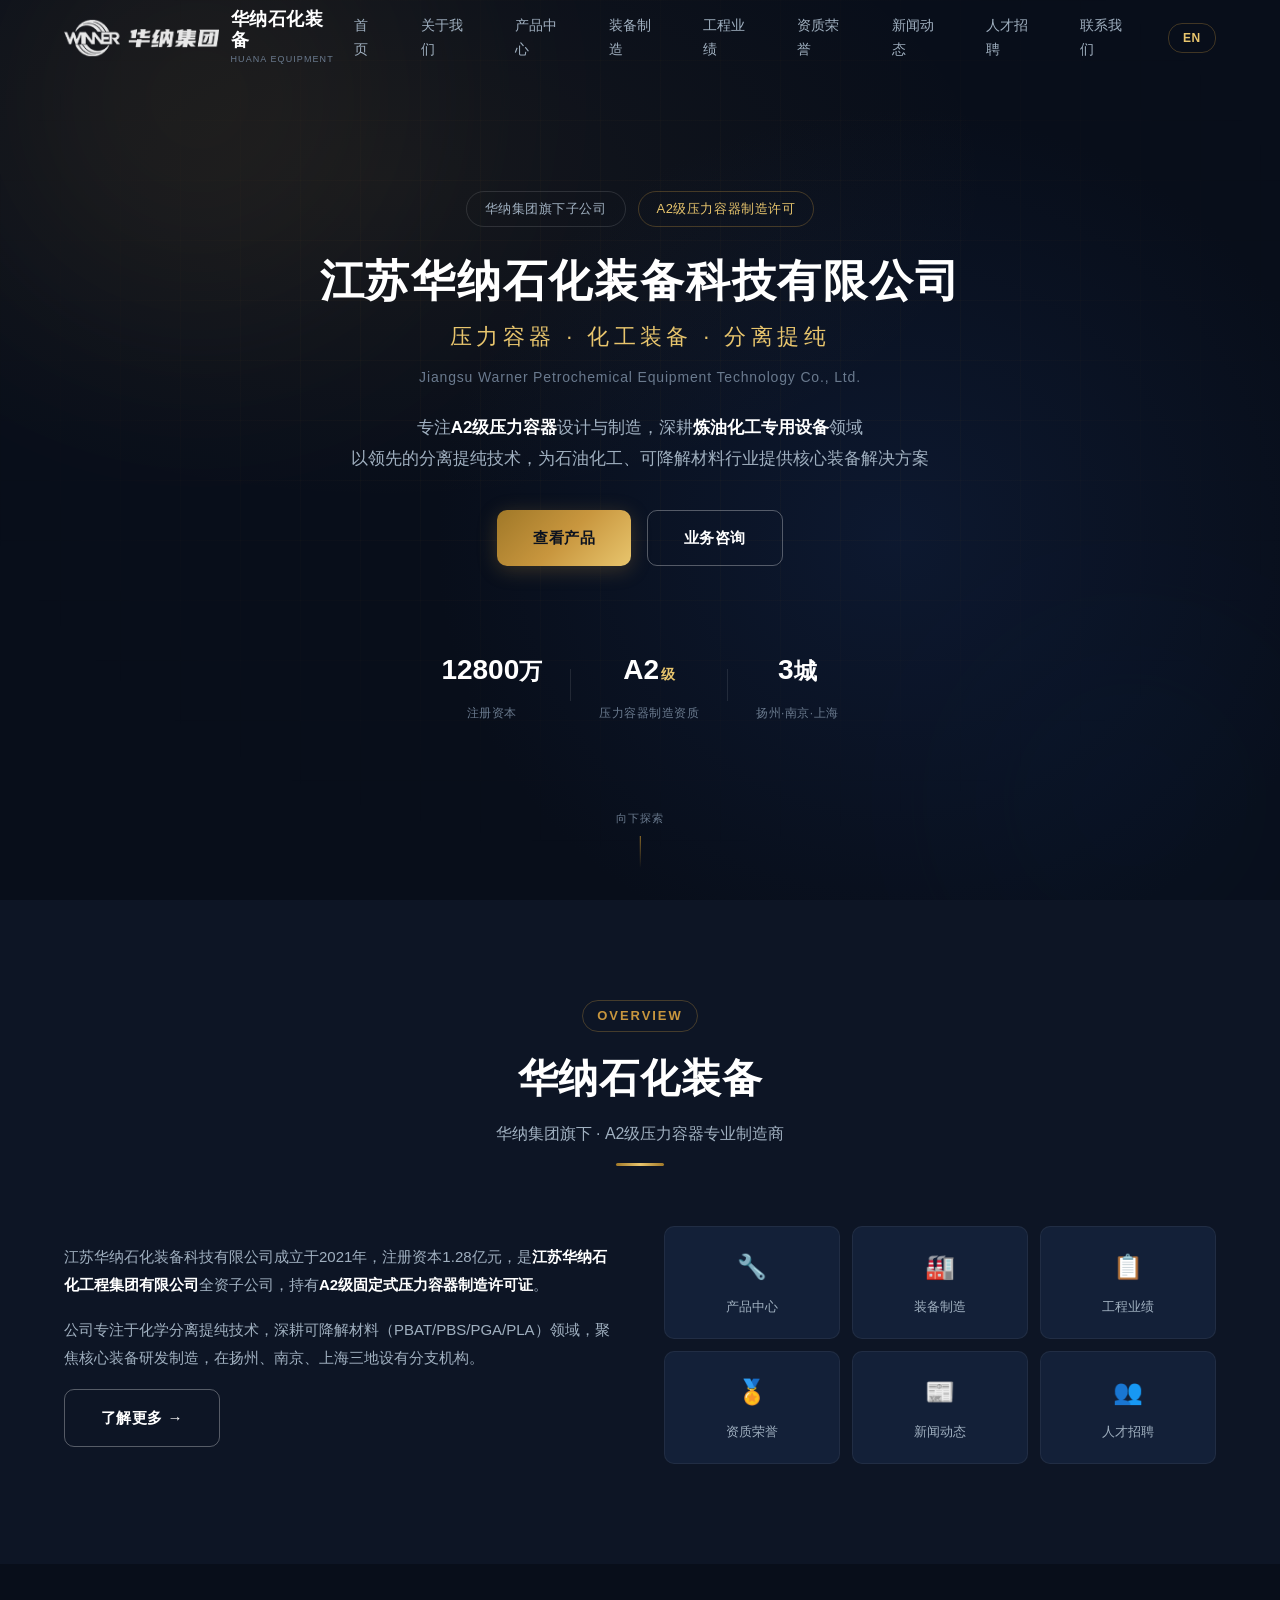
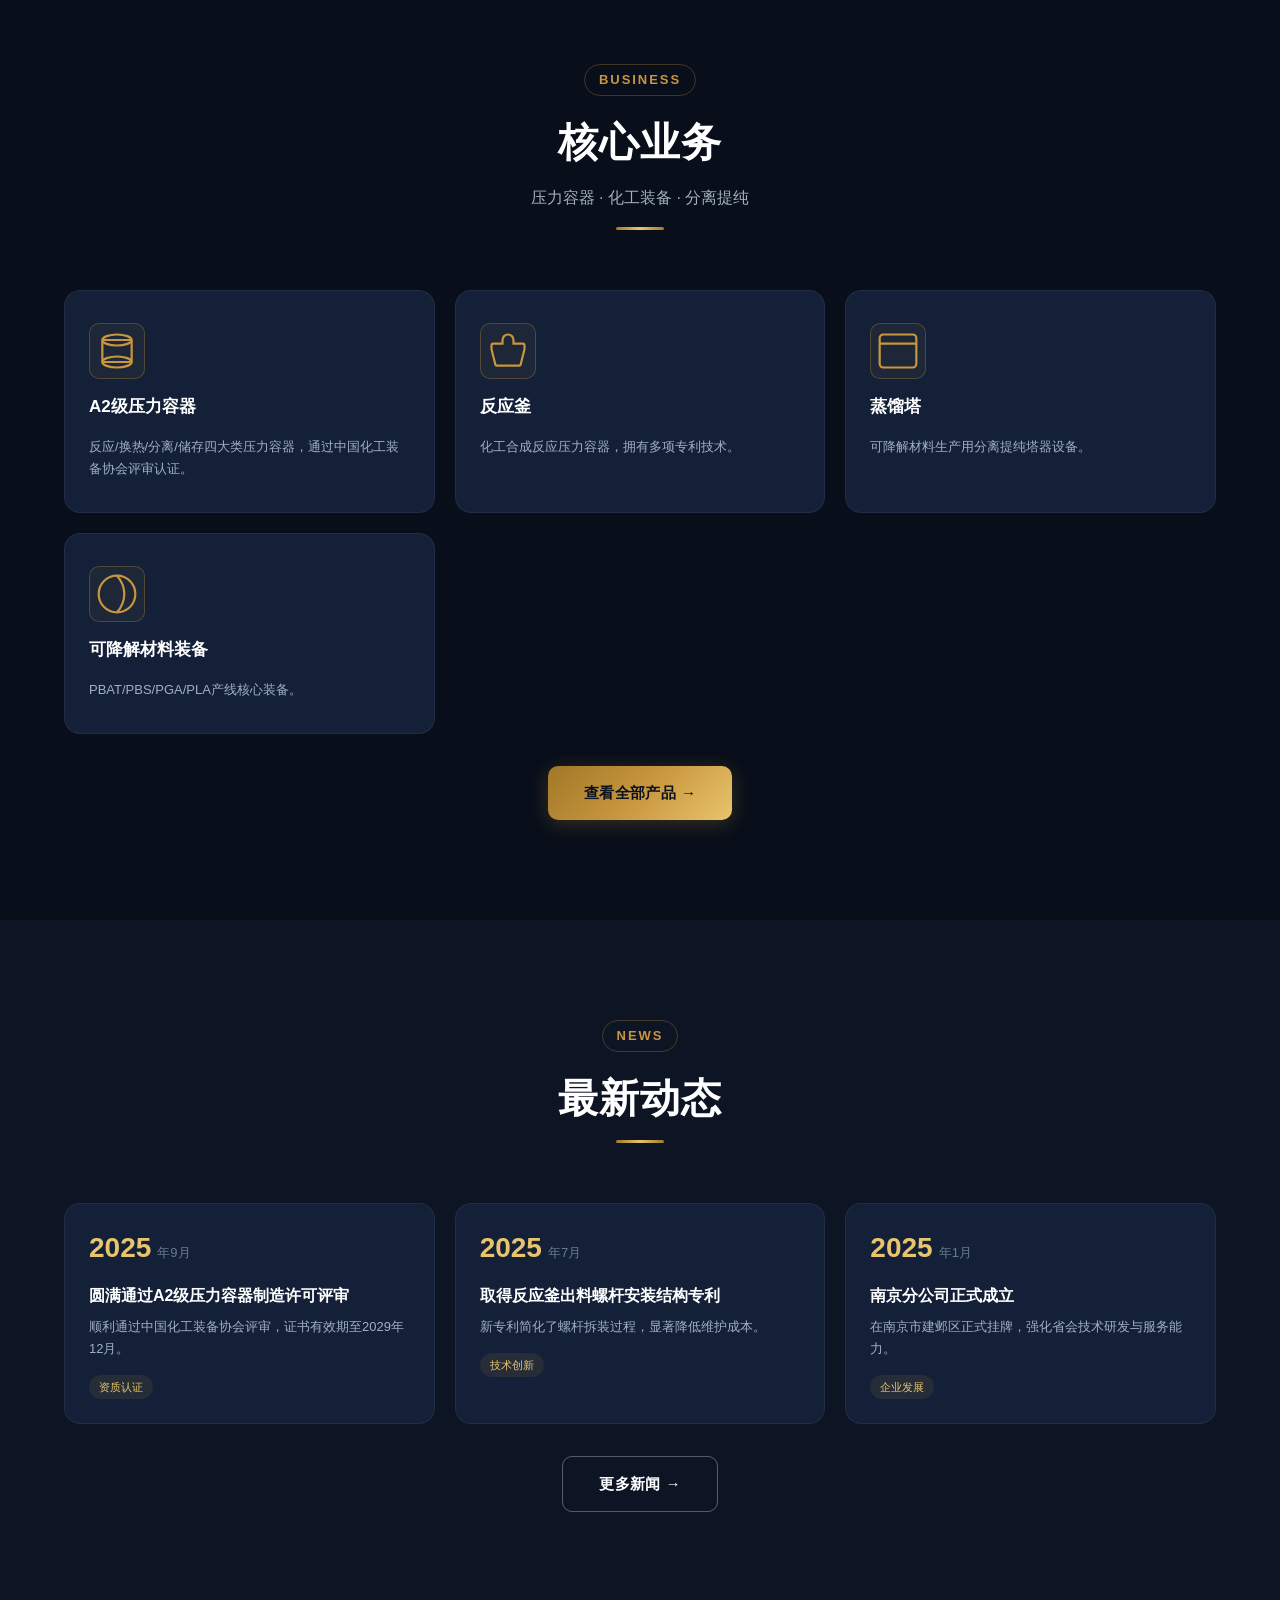
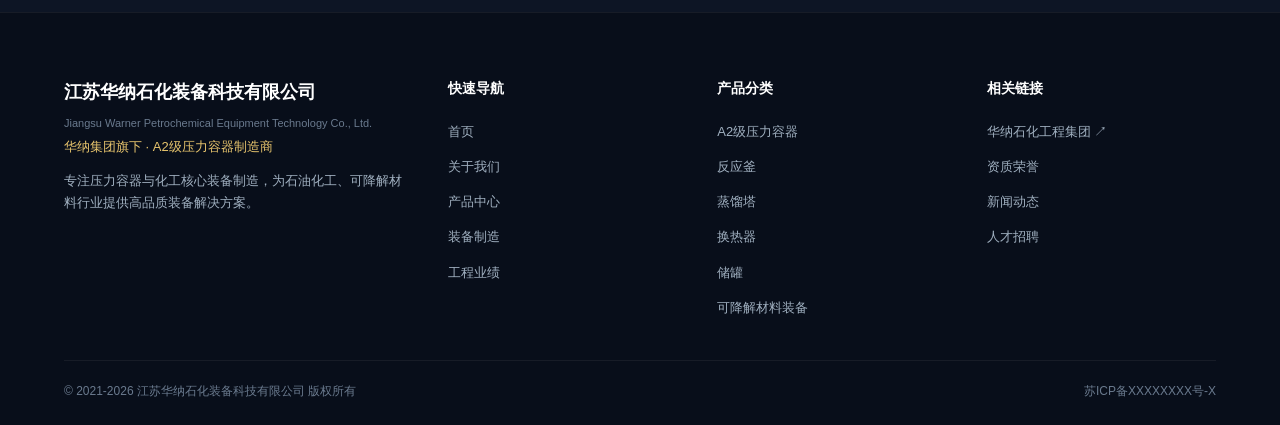
<file: index.html>
<!DOCTYPE html>
<html lang="zh-CN">
<head>
    <meta charset="UTF-8">
    <meta name="viewport" content="width=device-width, initial-scale=1.0">
    <title>江苏华纳石化装备科技有限公司 | A2级压力容器制造商 · 化工分离提纯装备专家</title>
    <meta name="description" content="江苏华纳石化装备科技有限公司是华纳集团旗下A2级压力容器制造企业，专注炼油化工压力容器、反应釜、蒸馏塔、换热器、储罐等特种设备的设计制造。">
    <meta name="keywords" content="压力容器,A2压力容器,石化装备,化工设备,反应釜,蒸馏塔,换热器,储罐,压力容器制造,压力容器厂家,江苏压力容器,华纳装备,华纳石化">
    <meta name="robots" content="index, follow">
    <link rel="canonical" href="https://www.jshuana-equipment.com/">
    <meta property="og:title" content="江苏华纳石化装备科技有限公司 | A2级压力容器制造商">
    <meta property="og:description" content="华纳集团旗下A2级压力容器制造企业，专注炼油化工压力容器、反应釜、蒸馏塔等特种设备的设计与制造。">
    <meta property="og:type" content="website">
    <link rel="icon" href="images/logo-main.png">
    <link rel="stylesheet" href="css/style.css">

    <script type="application/ld+json">
    {
        "@context": "https://schema.org",
        "@type": "Organization",
        "name": "江苏华纳石化装备科技有限公司",
        "alternateName": ["华纳装备", "华纳石化装备"],
        "description": "华纳集团旗下A2级压力容器制造企业，专注炼油化工压力容器、反应釜、蒸馏塔、换热器等特种设备的设计制造。",
        "url": "https://www.jshuana-equipment.com/",
        "parentOrganization": {"@type": "Organization", "name": "江苏华纳石化工程集团有限公司", "url": "https://www.jshuana.com/"},
        "foundingDate": "2021-06-04",
        "address": {"@type": "PostalAddress", "addressLocality": "扬州市", "addressRegion": "江苏省", "streetAddress": "邗江区创富路1号创富工场5号楼", "addressCountry": "CN"},
        "contactPoint": {"@type": "ContactPoint", "email": "hngc@jshuana.com", "telephone": "15951440950", "contactType": "sales"},
        "knowsAbout": ["压力容器制造","A2级固定式压力容器","炼油化工专用设备","反应釜","蒸馏塔","换热器","化学分离提纯技术","可降解材料装备"]
    }
    </script>
</head>
<body>
    <div id="global-header"></div>

    <!-- ====== HERO ====== -->
    <section class="hero" id="home">
        <div class="hero-bg">
            <div class="hero-grid-overlay"></div>
            <div class="hero-glow hero-glow-1"></div>
            <div class="hero-glow hero-glow-2"></div>
        </div>
        <div class="container hero-content">
            <div class="hero-badge-row">
                <span class="hero-badge">华纳集团旗下子公司</span>
                <span class="hero-badge hero-badge-accent">A2级压力容器制造许可</span>
            </div>
            <h1 class="hero-title">
                <span class="hero-title-line1">江苏华纳石化装备科技有限公司</span>
                <span class="hero-title-line2">压力容器 · 化工装备 · 分离提纯</span>
                <span class="hero-title-line3">Jiangsu Warner Petrochemical Equipment Technology Co., Ltd.</span>
            </h1>
            <p class="hero-desc">
                专注<strong>A2级压力容器</strong>设计与制造，深耕<strong>炼油化工专用设备</strong>领域<br>
                以领先的分离提纯技术，为石油化工、可降解材料行业提供核心装备解决方案
            </p>
            <div class="hero-cta">
                <a href="products.html" class="btn btn-primary">查看产品</a>
                <a href="contact.html" class="btn btn-outline">业务咨询</a>
            </div>
            <div class="hero-stats">
                <div class="hero-stat">
                    <span class="hero-stat-num">12800<small>万</small></span>
                    <span class="hero-stat-label">注册资本</span>
                </div>
                <div class="hero-stat-divider"></div>
                <div class="hero-stat">
                    <span class="hero-stat-num">A2<span class="hero-stat-cert">级</span></span>
                    <span class="hero-stat-label">压力容器制造资质</span>
                </div>
                <div class="hero-stat-divider"></div>
                <div class="hero-stat">
                    <span class="hero-stat-num">3<small>城</small></span>
                    <span class="hero-stat-label">扬州·南京·上海</span>
                </div>
            </div>
        </div>
        <div class="hero-scroll">
            <span>向下探索</span>
            <div class="hero-scroll-line"></div>
        </div>
    </section>

    <!-- ====== 公司简介摘要 ====== -->
    <section class="section section-dark" id="overview">
        <div class="container">
            <div class="section-header">
                <span class="section-tag">OVERVIEW</span>
                <h2 class="section-title">华纳石化装备</h2>
                <p class="section-subtitle">华纳集团旗下 · A2级压力容器专业制造商</p>
                <div class="section-divider"></div>
            </div>
            <div class="home-overview-grid">
                <div class="home-overview-text">
                    <p>江苏华纳石化装备科技有限公司成立于2021年，注册资本1.28亿元，是<strong>江苏华纳石化工程集团有限公司</strong>全资子公司，持有<strong>A2级固定式压力容器制造许可证</strong>。</p>
                    <p>公司专注于化学分离提纯技术，深耕可降解材料（PBAT/PBS/PGA/PLA）领域，聚焦核心装备研发制造，在扬州、南京、上海三地设有分支机构。</p>
                    <a href="about.html" class="btn btn-outline">了解更多 →</a>
                </div>
                <div class="home-overview-links">
                    <a href="products.html" class="overview-link-card">
                        <span class="overview-link-icon">🔧</span>
                        <span>产品中心</span>
                    </a>
                    <a href="equipment.html" class="overview-link-card">
                        <span class="overview-link-icon">🏭</span>
                        <span>装备制造</span>
                    </a>
                    <a href="projects.html" class="overview-link-card">
                        <span class="overview-link-icon">📋</span>
                        <span>工程业绩</span>
                    </a>
                    <a href="credentials.html" class="overview-link-card">
                        <span class="overview-link-icon">🏅</span>
                        <span>资质荣誉</span>
                    </a>
                    <a href="news.html" class="overview-link-card">
                        <span class="overview-link-icon">📰</span>
                        <span>新闻动态</span>
                    </a>
                    <a href="careers.html" class="overview-link-card">
                        <span class="overview-link-icon">👥</span>
                        <span>人才招聘</span>
                    </a>
                </div>
            </div>
        </div>
    </section>

    <!-- ====== 核心业务摘要 ====== -->
    <section class="section" id="business-brief">
        <div class="container">
            <div class="section-header">
                <span class="section-tag">BUSINESS</span>
                <h2 class="section-title">核心业务</h2>
                <p class="section-subtitle">压力容器 · 化工装备 · 分离提纯</p>
                <div class="section-divider"></div>
            </div>
            <div class="products-grid">
                <article class="product-card">
                    <div class="product-card-icon">
                        <svg width="44" height="44" viewBox="0 0 24 24" fill="none" stroke="#c8963e" stroke-width="1.2"><ellipse cx="12" cy="6" rx="8" ry="3"/><rect x="4" y="6" width="16" height="12" rx="1"/><ellipse cx="12" cy="18" rx="8" ry="3"/></svg>
                    </div>
                    <h3>A2级压力容器</h3>
                    <p>反应/换热/分离/储存四大类压力容器，通过中国化工装备协会评审认证。</p>
                </article>
                <article class="product-card">
                    <div class="product-card-icon">
                        <svg width="44" height="44" viewBox="0 0 24 24" fill="none" stroke="#c8963e" stroke-width="1.2"><path d="M12 3a3 3 0 0 0-3 3v2H4a1 1 0 0 0-1 1v2l2 8a1 1 0 0 0 1 1h12a1 1 0 0 0 1-1l2-8V9a1 1 0 0 0-1-1h-5V6a3 3 0 0 0-3-3z"/></svg>
                    </div>
                    <h3>反应釜</h3>
                    <p>化工合成反应压力容器，拥有多项专利技术。</p>
                </article>
                <article class="product-card">
                    <div class="product-card-icon">
                        <svg width="44" height="44" viewBox="0 0 24 24" fill="none" stroke="#c8963e" stroke-width="1.2"><rect x="2" y="3" width="20" height="18" rx="2"/><line x1="2" y1="8" x2="22" y2="8"/></svg>
                    </div>
                    <h3>蒸馏塔</h3>
                    <p>可降解材料生产用分离提纯塔器设备。</p>
                </article>
                <article class="product-card">
                    <div class="product-card-icon">
                        <svg width="44" height="44" viewBox="0 0 24 24" fill="none" stroke="#c8963e" stroke-width="1.2"><circle cx="12" cy="12" r="10"/><path d="M12 2a15.3 15.3 0 0 1 4 10 15.3 15.3 0 0 1-4 10"/></svg>
                    </div>
                    <h3>可降解材料装备</h3>
                    <p>PBAT/PBS/PGA/PLA产线核心装备。</p>
                </article>
            </div>
            <div style="text-align:center;margin-top:32px;">
                <a href="products.html" class="btn btn-primary">查看全部产品 →</a>
            </div>
        </div>
    </section>

    <!-- ====== 最新新闻 ====== -->
    <section class="section section-dark" id="news-brief">
        <div class="container">
            <div class="section-header">
                <span class="section-tag">NEWS</span>
                <h2 class="section-title">最新动态</h2>
                <div class="section-divider"></div>
            </div>
            <div class="news-grid">
                <article class="news-card">
                    <div class="news-card-date"><span class="news-num">2025</span><span class="news-month">年9月</span></div>
                    <div class="news-card-body">
                        <h3>圆满通过A2级压力容器制造许可评审</h3>
                        <p>顺利通过中国化工装备协会评审，证书有效期至2029年12月。</p>
                        <span class="news-tag">资质认证</span>
                    </div>
                </article>
                <article class="news-card">
                    <div class="news-card-date"><span class="news-num">2025</span><span class="news-month">年7月</span></div>
                    <div class="news-card-body">
                        <h3>取得反应釜出料螺杆安装结构专利</h3>
                        <p>新专利简化了螺杆拆装过程，显著降低维护成本。</p>
                        <span class="news-tag">技术创新</span>
                    </div>
                </article>
                <article class="news-card">
                    <div class="news-card-date"><span class="news-num">2025</span><span class="news-month">年1月</span></div>
                    <div class="news-card-body">
                        <h3>南京分公司正式成立</h3>
                        <p>在南京市建邺区正式挂牌，强化省会技术研发与服务能力。</p>
                        <span class="news-tag">企业发展</span>
                    </div>
                </article>
            </div>
            <div style="text-align:center;margin-top:32px;">
                <a href="news.html" class="btn btn-outline">更多新闻 →</a>
            </div>
        </div>
    </section>

    <div id="global-footer"></div>

    <script src="js/components.js"></script>
    <script src="js/main.js"></script>
</body>
</html>
</file>
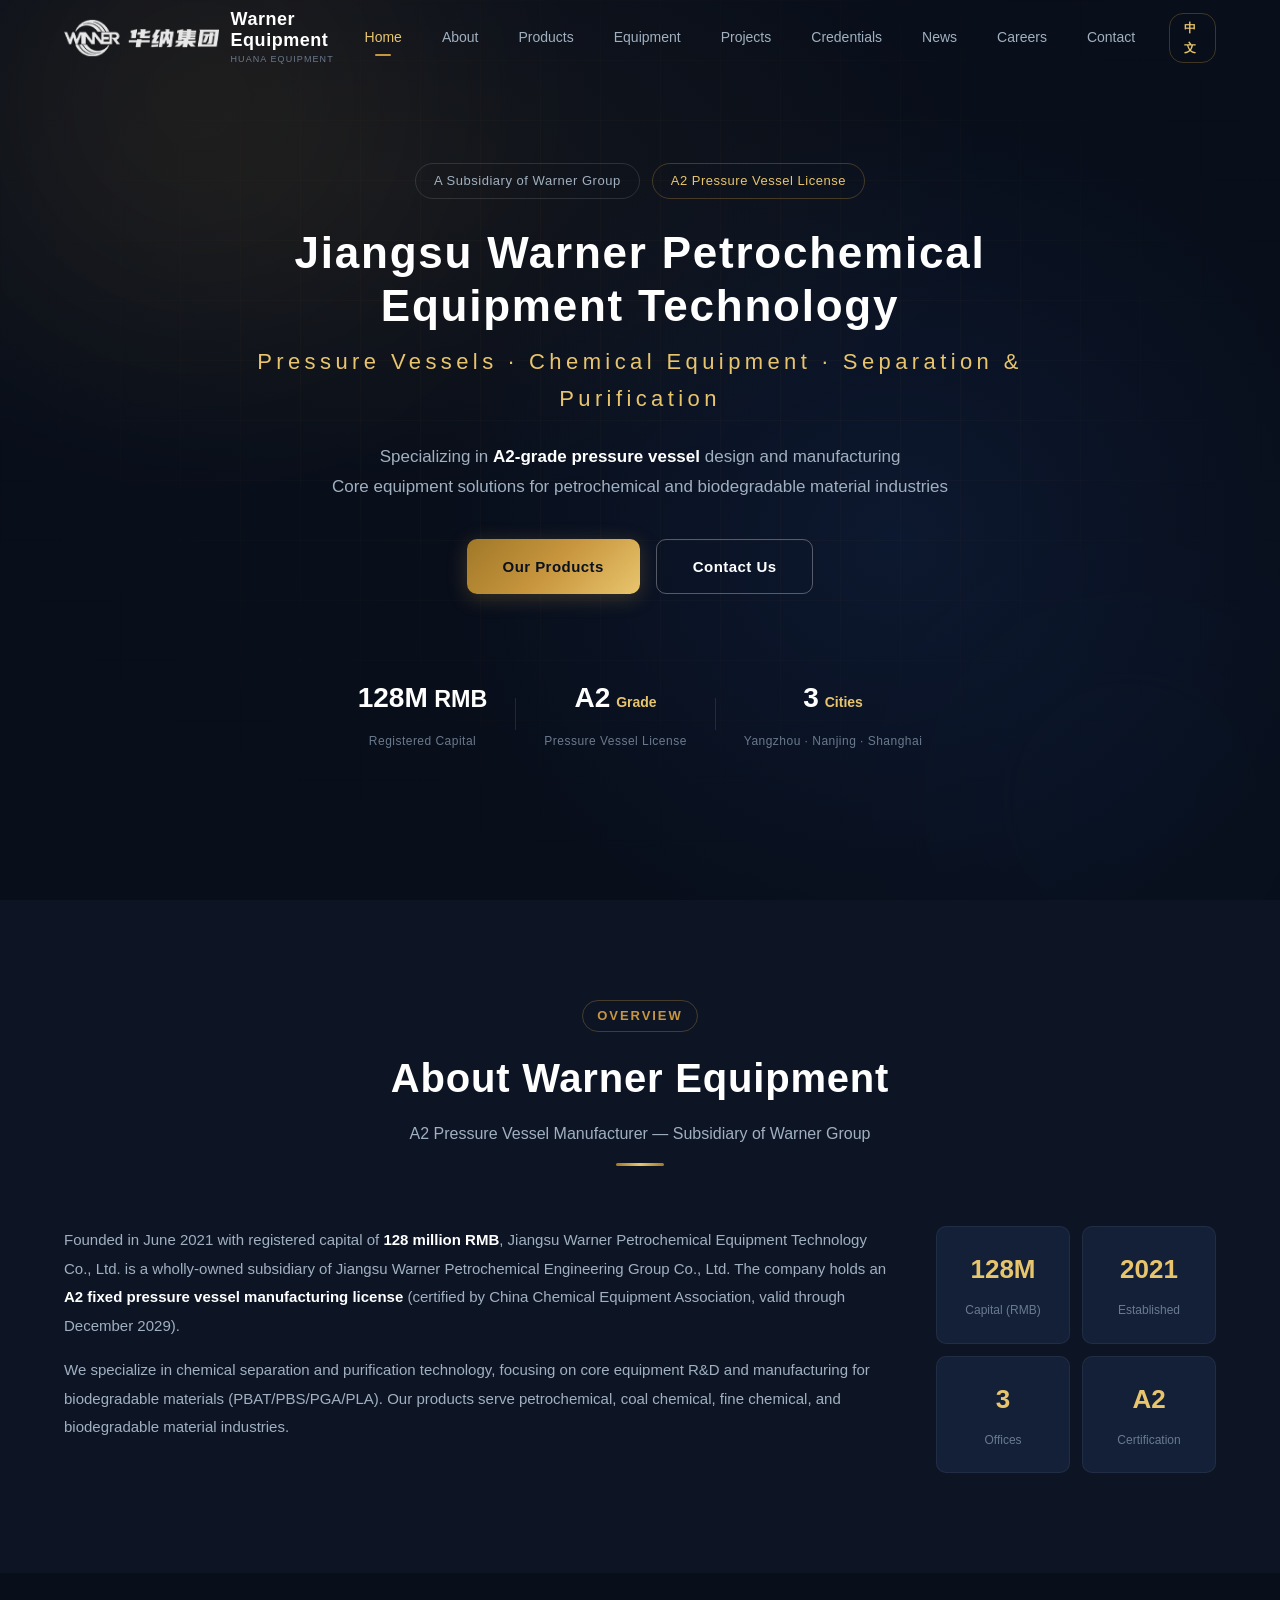
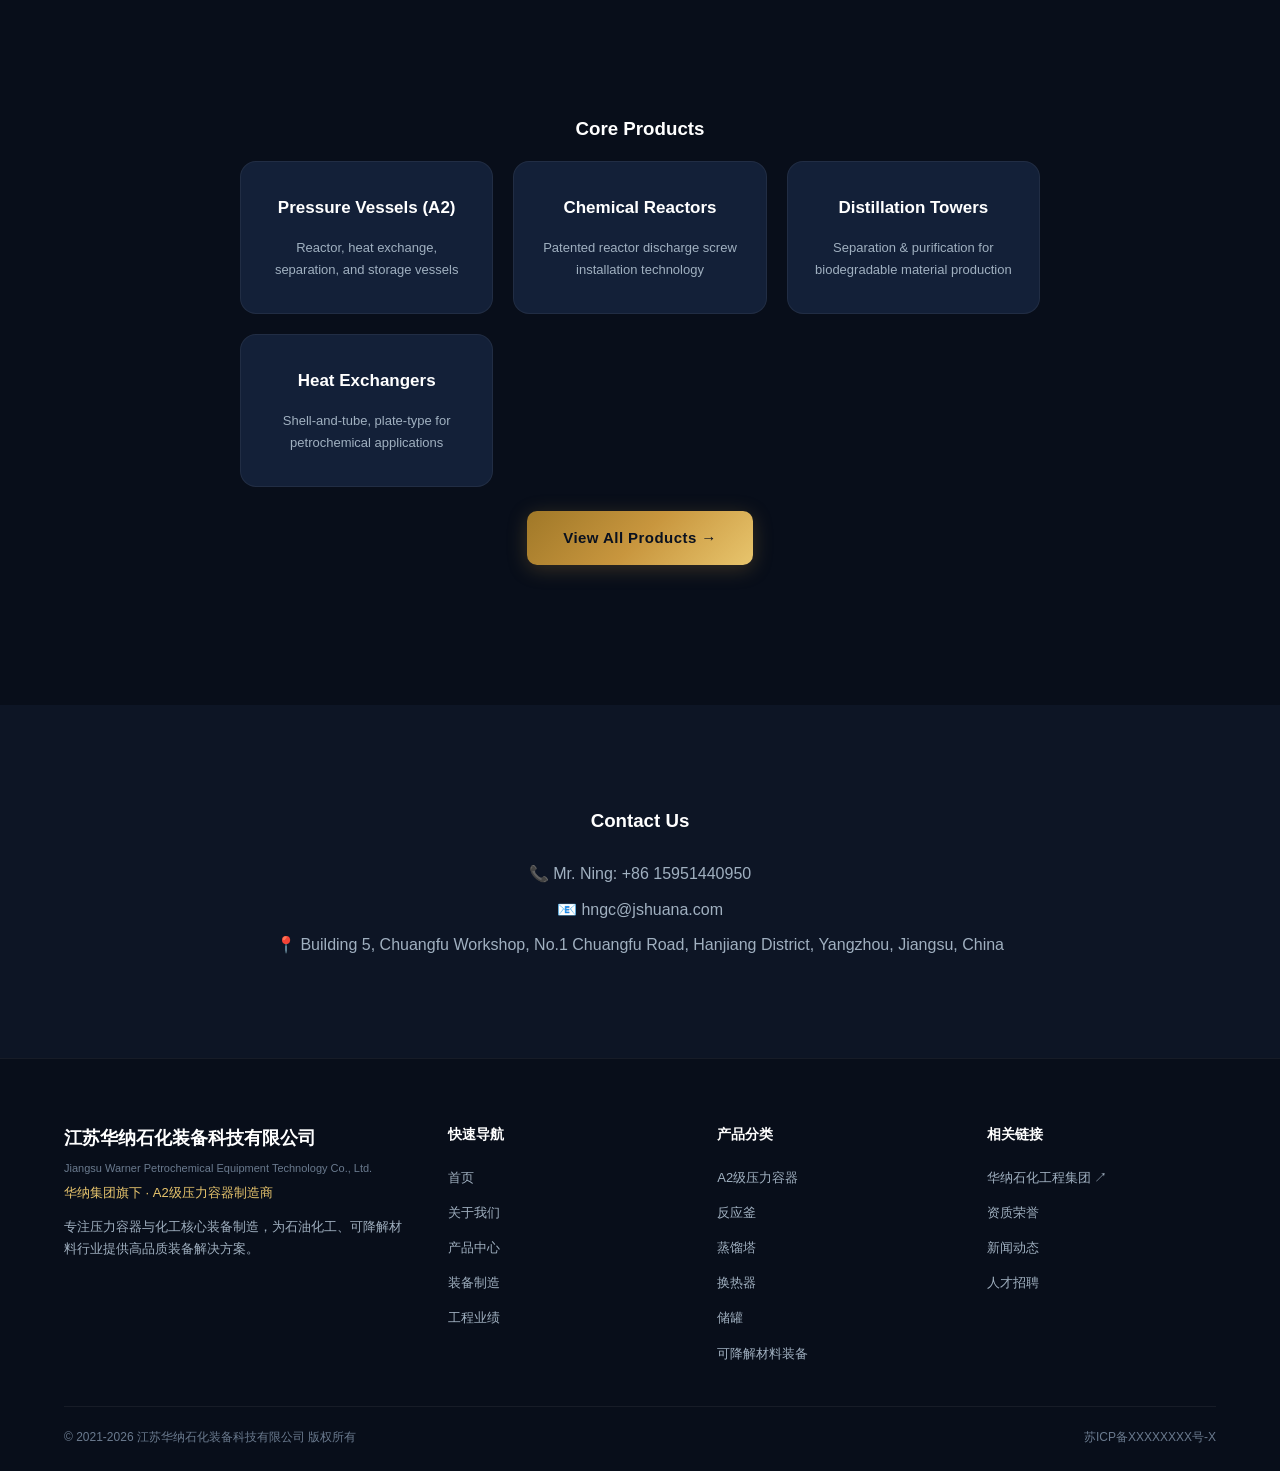
<file: en/index.html>
<!DOCTYPE html>
<html lang="en">
<head>
    <meta charset="UTF-8">
    <meta name="viewport" content="width=device-width, initial-scale=1.0">
    <title>Jiangsu Warner Petrochemical Equipment Technology Co., Ltd. | A2 Pressure Vessel Manufacturer</title>
    <meta name="description" content="Jiangsu Warner Petrochemical Equipment Technology Co., Ltd. is a subsidiary of Warner Group, specializing in A2-grade pressure vessel manufacturing, chemical separation & purification technology, and core equipment for biodegradable materials.">
    <meta name="keywords" content="pressure vessel, A2 pressure vessel, petrochemical equipment, reactor, distillation tower, heat exchanger, Warner equipment, chemical equipment manufacturer">
    <meta name="robots" content="index, follow">
    <link rel="icon" href="../images/logo-main.png">
    <link rel="stylesheet" href="../css/style.css">
</head>
<body>
    <div id="global-header"></div>

    <section class="hero" id="home">
        <div class="hero-bg">
            <div class="hero-grid-overlay"></div>
            <div class="hero-glow hero-glow-1"></div>
            <div class="hero-glow hero-glow-2"></div>
        </div>
        <div class="container hero-content">
            <div class="hero-badge-row">
                <span class="hero-badge">A Subsidiary of Warner Group</span>
                <span class="hero-badge hero-badge-accent">A2 Pressure Vessel License</span>
            </div>
            <h1 class="hero-title">
                <span class="hero-title-line1">Jiangsu Warner Petrochemical Equipment Technology</span>
                <span class="hero-title-line2">Pressure Vessels · Chemical Equipment · Separation & Purification</span>
            </h1>
            <p class="hero-desc">
                Specializing in <strong>A2-grade pressure vessel</strong> design and manufacturing<br>
                Core equipment solutions for petrochemical and biodegradable material industries
            </p>
            <div class="hero-cta">
                <a href="../products.html" class="btn btn-primary">Our Products</a>
                <a href="../contact.html" class="btn btn-outline">Contact Us</a>
            </div>
            <div class="hero-stats">
                <div class="hero-stat">
                    <span class="hero-stat-num">128M<small> RMB</small></span>
                    <span class="hero-stat-label">Registered Capital</span>
                </div>
                <div class="hero-stat-divider"></div>
                <div class="hero-stat">
                    <span class="hero-stat-num">A2<span class="hero-stat-cert"> Grade</span></span>
                    <span class="hero-stat-label">Pressure Vessel License</span>
                </div>
                <div class="hero-stat-divider"></div>
                <div class="hero-stat">
                    <span class="hero-stat-num">3<span class="hero-stat-cert"> Cities</span></span>
                    <span class="hero-stat-label">Yangzhou · Nanjing · Shanghai</span>
                </div>
            </div>
        </div>
    </section>

    <section class="section section-dark">
        <div class="container">
            <div class="section-header">
                <span class="section-tag">OVERVIEW</span>
                <h2 class="section-title">About Warner Equipment</h2>
                <p class="section-subtitle">A2 Pressure Vessel Manufacturer — Subsidiary of Warner Group</p>
                <div class="section-divider"></div>
            </div>
            <div class="about-detail-grid">
                <div class="about-detail-text">
                    <p>Founded in June 2021 with registered capital of <strong>128 million RMB</strong>, Jiangsu Warner Petrochemical Equipment Technology Co., Ltd. is a wholly-owned subsidiary of Jiangsu Warner Petrochemical Engineering Group Co., Ltd. The company holds an <strong>A2 fixed pressure vessel manufacturing license</strong> (certified by China Chemical Equipment Association, valid through December 2029).</p>
                    <p>We specialize in chemical separation and purification technology, focusing on core equipment R&D and manufacturing for biodegradable materials (PBAT/PBS/PGA/PLA). Our products serve petrochemical, coal chemical, fine chemical, and biodegradable material industries.</p>
                </div>
                <div class="about-detail-stats">
                    <div class="detail-stat"><span class="detail-stat-num">128M</span><span>Capital (RMB)</span></div>
                    <div class="detail-stat"><span class="detail-stat-num">2021</span><span>Established</span></div>
                    <div class="detail-stat"><span class="detail-stat-num">3</span><span>Offices</span></div>
                    <div class="detail-stat"><span class="detail-stat-num">A2</span><span>Certification</span></div>
                </div>
            </div>
        </div>
    </section>

    <section class="section">
        <div class="container" style="text-align:center;padding:40px 0;">
            <h3 style="color:#fff;margin-bottom:16px;">Core Products</h3>
            <div class="products-grid" style="max-width:800px;margin:0 auto;">
                <article class="product-card"><h3>Pressure Vessels (A2)</h3><p>Reactor, heat exchange, separation, and storage vessels</p></article>
                <article class="product-card"><h3>Chemical Reactors</h3><p>Patented reactor discharge screw installation technology</p></article>
                <article class="product-card"><h3>Distillation Towers</h3><p>Separation & purification for biodegradable material production</p></article>
                <article class="product-card"><h3>Heat Exchangers</h3><p>Shell-and-tube, plate-type for petrochemical applications</p></article>
            </div>
            <a href="../products.html" class="btn btn-primary" style="margin-top:24px;">View All Products →</a>
        </div>
    </section>

    <section class="section section-dark">
        <div class="container" style="text-align:center;">
            <h3 style="color:#fff;margin-bottom:24px;">Contact Us</h3>
            <p style="color:var(--text-secondary);margin-bottom:8px;">📞 Mr. Ning: +86 15951440950</p>
            <p style="color:var(--text-secondary);margin-bottom:8px;">📧 hngc@jshuana.com</p>
            <p style="color:var(--text-secondary);">📍 Building 5, Chuangfu Workshop, No.1 Chuangfu Road, Hanjiang District, Yangzhou, Jiangsu, China</p>
        </div>
    </section>

    <div id="global-footer"></div>
    <script>
        window.__EN_PATH__ = true;
    </script>
    <script src="../js/components.js"></script>
</body>
</html>
</file>
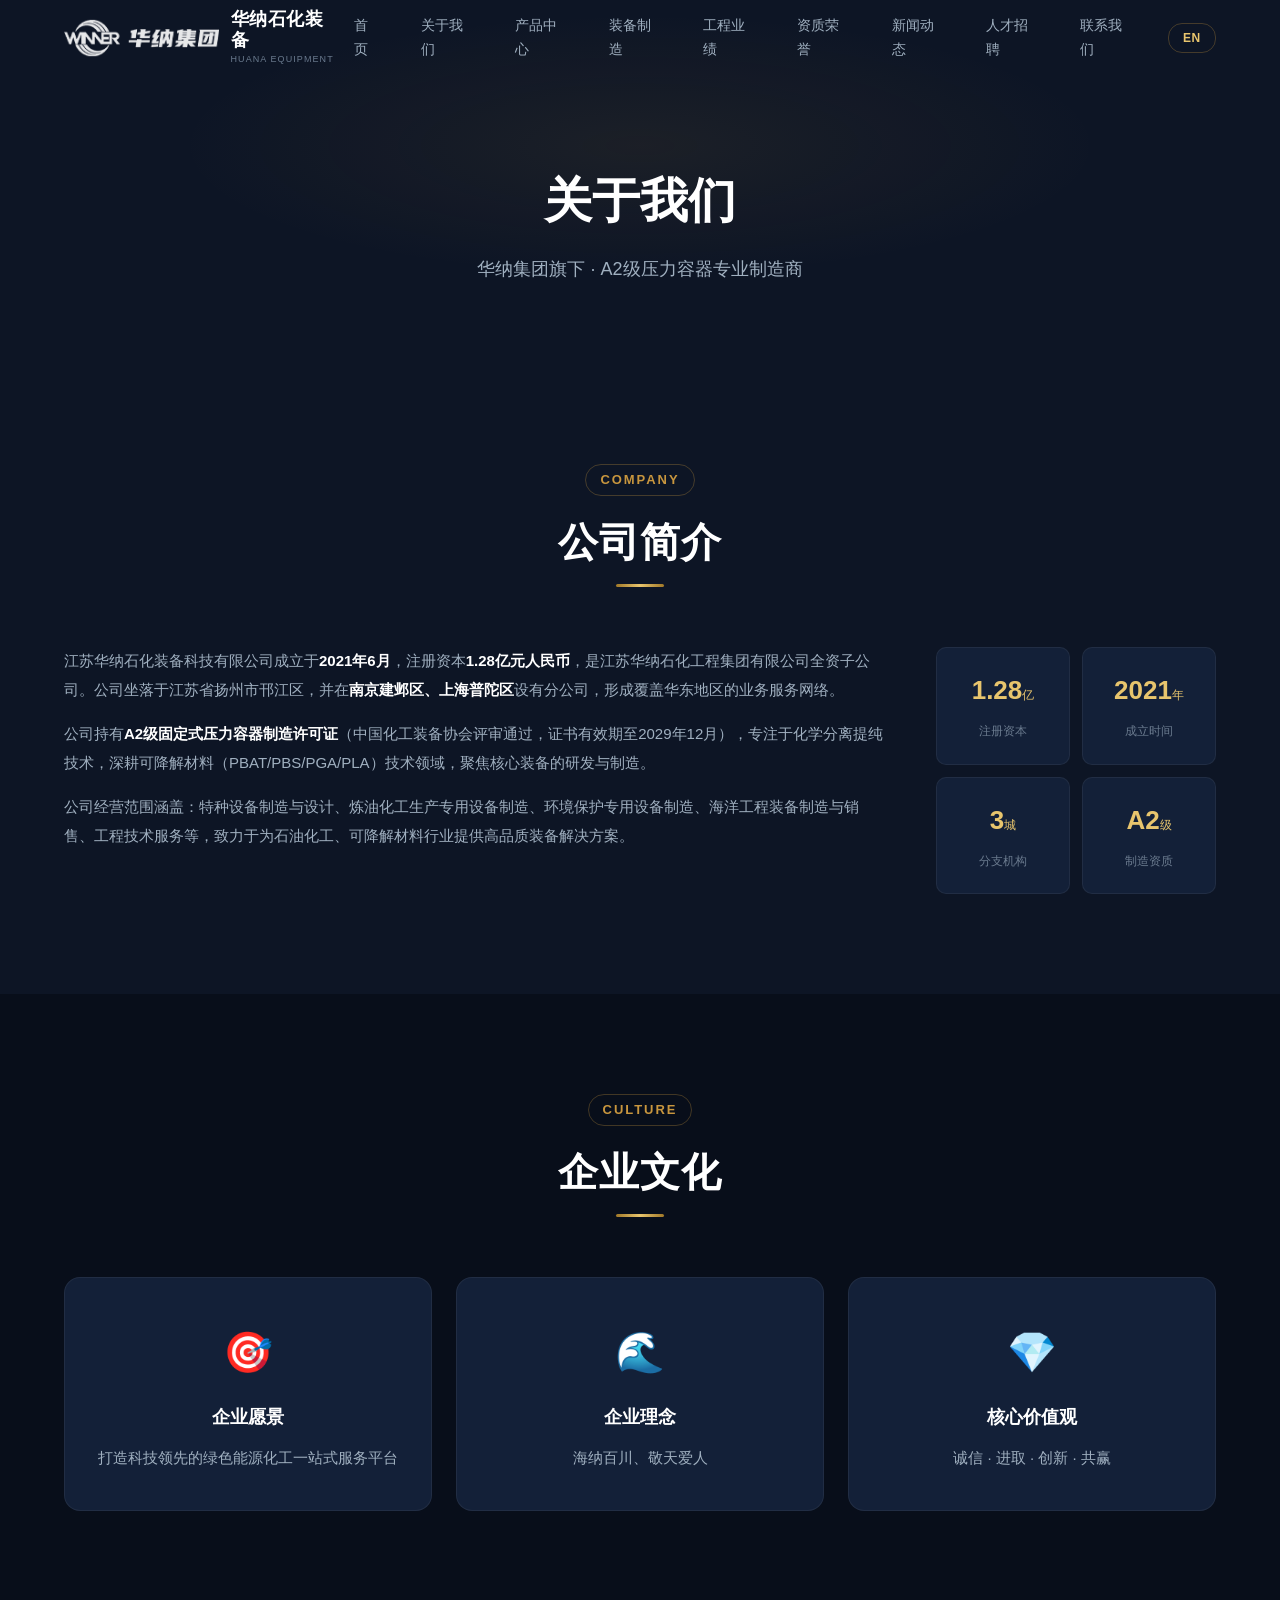
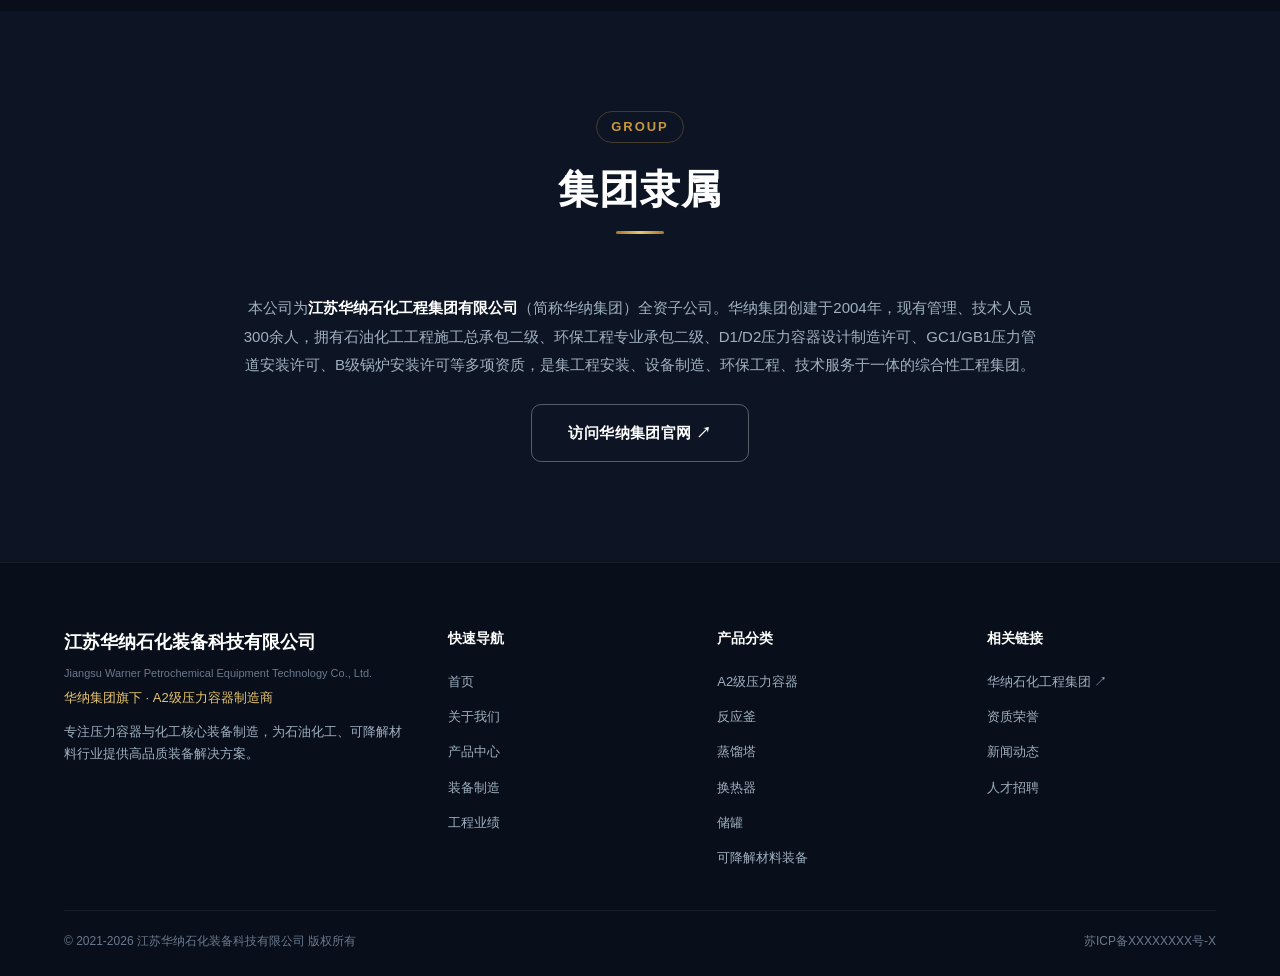
<file: about.html>
<!DOCTYPE html>
<html lang="zh-CN">
<head>
    <meta charset="UTF-8">
    <meta name="viewport" content="width=device-width, initial-scale=1.0">
    <title>关于我们 - 江苏华纳石化装备科技有限公司</title>
    <meta name="description" content="江苏华纳石化装备科技有限公司成立于2021年，注册资本1.28亿元，华纳集团旗下A2级压力容器制造企业。了解公司简介、企业文化、发展历程。">
    <meta name="robots" content="index, follow">
    <link rel="icon" href="images/logo-main.png">
    <link rel="stylesheet" href="css/style.css">
</head>
<body>
    <div id="global-header"></div>

    <!-- ====== 页面Banner ====== -->
    <section class="page-banner">
        <div class="page-banner-bg"></div>
        <div class="container page-banner-content">
            <h1>关于我们</h1>
            <p>华纳集团旗下 · A2级压力容器专业制造商</p>
        </div>
    </section>

    <!-- ====== 公司简介 ====== -->
    <section class="section section-dark">
        <div class="container">
            <div class="section-header">
                <span class="section-tag">COMPANY</span>
                <h2 class="section-title">公司简介</h2>
                <div class="section-divider"></div>
            </div>
            <div class="about-detail-grid">
                <div class="about-detail-text">
                    <p>江苏华纳石化装备科技有限公司成立于<strong>2021年6月</strong>，注册资本<strong>1.28亿元人民币</strong>，是江苏华纳石化工程集团有限公司全资子公司。公司坐落于江苏省扬州市邗江区，并在<strong>南京建邺区、上海普陀区</strong>设有分公司，形成覆盖华东地区的业务服务网络。</p>
                    <p>公司持有<strong>A2级固定式压力容器制造许可证</strong>（中国化工装备协会评审通过，证书有效期至2029年12月），专注于化学分离提纯技术，深耕可降解材料（PBAT/PBS/PGA/PLA）技术领域，聚焦核心装备的研发与制造。</p>
                    <p>公司经营范围涵盖：特种设备制造与设计、炼油化工生产专用设备制造、环境保护专用设备制造、海洋工程装备制造与销售、工程技术服务等，致力于为石油化工、可降解材料行业提供高品质装备解决方案。</p>
                </div>
                <div class="about-detail-stats">
                    <div class="detail-stat"><span class="detail-stat-num">1.28<small>亿</small></span><span>注册资本</span></div>
                    <div class="detail-stat"><span class="detail-stat-num">2021<small>年</small></span><span>成立时间</span></div>
                    <div class="detail-stat"><span class="detail-stat-num">3<small>城</small></span><span>分支机构</span></div>
                    <div class="detail-stat"><span class="detail-stat-num">A2<small>级</small></span><span>制造资质</span></div>
                </div>
            </div>
        </div>
    </section>

    <!-- ====== 企业文化 ====== -->
    <section class="section">
        <div class="container">
            <div class="section-header">
                <span class="section-tag">CULTURE</span>
                <h2 class="section-title">企业文化</h2>
                <div class="section-divider"></div>
            </div>
            <div class="culture-grid">
                <div class="culture-card">
                    <div class="culture-icon">🎯</div>
                    <h3>企业愿景</h3>
                    <p>打造科技领先的绿色能源化工一站式服务平台</p>
                </div>
                <div class="culture-card">
                    <div class="culture-icon">🌊</div>
                    <h3>企业理念</h3>
                    <p>海纳百川、敬天爱人</p>
                </div>
                <div class="culture-card">
                    <div class="culture-icon">💎</div>
                    <h3>核心价值观</h3>
                    <p>诚信 · 进取 · 创新 · 共赢</p>
                </div>
            </div>
        </div>
    </section>

    <!-- ====== 集团隶属 ====== -->
    <section class="section section-dark">
        <div class="container">
            <div class="section-header">
                <span class="section-tag">GROUP</span>
                <h2 class="section-title">集团隶属</h2>
                <div class="section-divider"></div>
            </div>
            <div class="group-info">
                <p>本公司为<strong>江苏华纳石化工程集团有限公司</strong>（简称华纳集团）全资子公司。华纳集团创建于2004年，现有管理、技术人员300余人，拥有石油化工工程施工总承包二级、环保工程专业承包二级、D1/D2压力容器设计制造许可、GC1/GB1压力管道安装许可、B级锅炉安装许可等多项资质，是集工程安装、设备制造、环保工程、技术服务于一体的综合性工程集团。</p>
                <div class="group-link">
                    <a href="https://www.jshuana.com" target="_blank" rel="noopener" class="btn btn-outline">访问华纳集团官网 ↗</a>
                </div>
            </div>
        </div>
    </section>

    <div id="global-footer"></div>
    <script src="js/components.js"></script>
    <script src="js/main.js"></script>
</body>
</html>
</file>
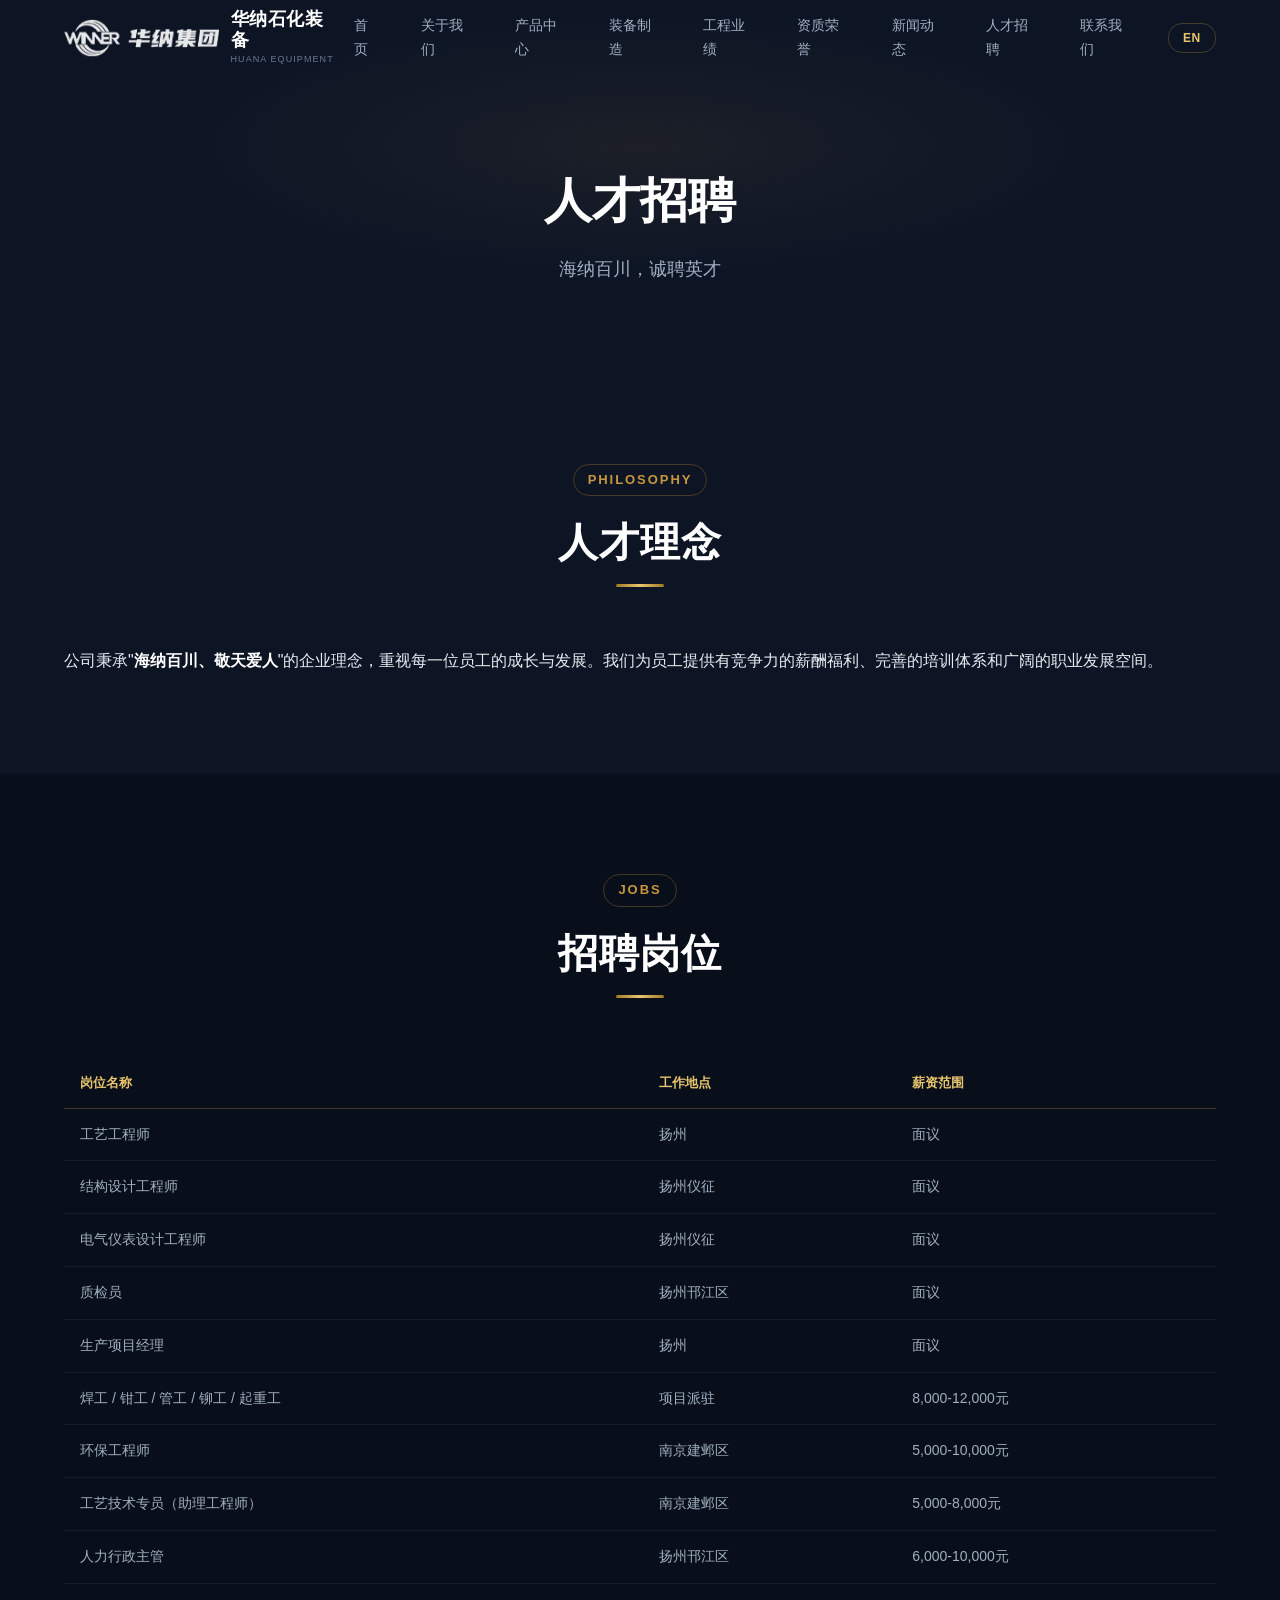
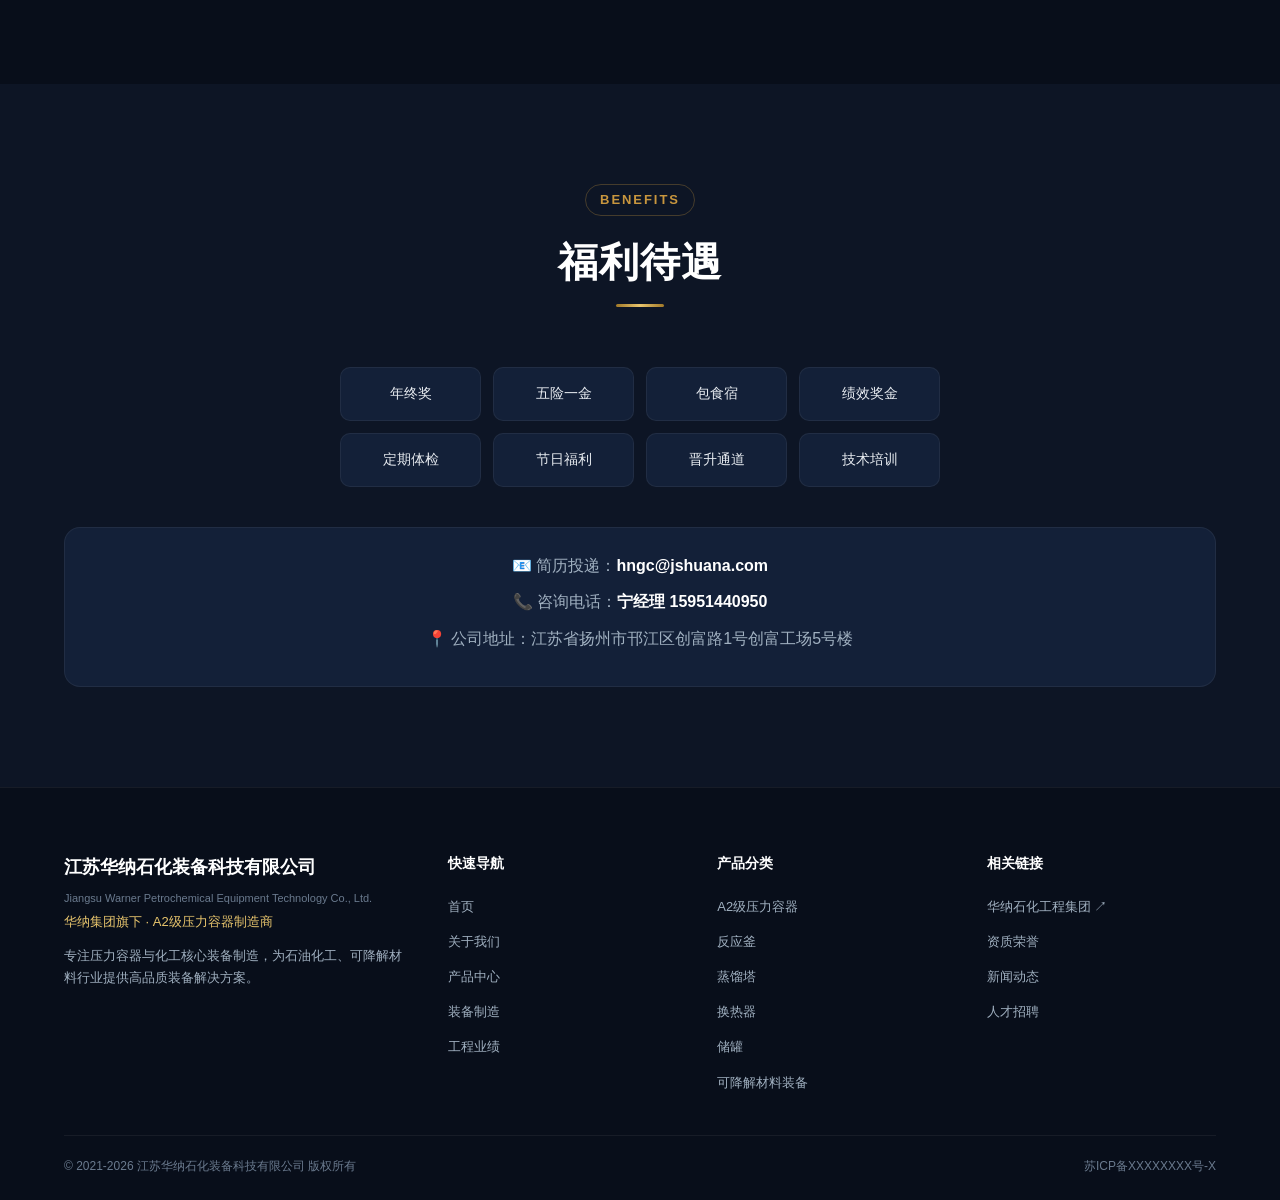
<file: careers.html>
<!DOCTYPE html>
<html lang="zh-CN">
<head>
    <meta charset="UTF-8">
    <meta name="viewport" content="width=device-width, initial-scale=1.0">
    <title>人才招聘 - 江苏华纳石化装备科技有限公司</title>
    <meta name="description" content="华纳装备诚聘英才：工艺工程师、质检员、焊工、项目经理等岗位。五险一金、年终奖、包食宿、技术培训，欢迎加入华纳石化装备科技。">
    <meta name="robots" content="index, follow">
    <link rel="icon" href="images/logo-main.png">
    <link rel="stylesheet" href="css/style.css">
</head>
<body>
    <div id="global-header"></div>

    <section class="page-banner">
        <div class="page-banner-bg"></div>
        <div class="container page-banner-content">
            <h1>人才招聘</h1>
            <p>海纳百川，诚聘英才</p>
        </div>
    </section>

    <!-- ====== 人才理念 ====== -->
    <section class="section section-dark">
        <div class="container">
            <div class="section-header">
                <span class="section-tag">PHILOSOPHY</span>
                <h2 class="section-title">人才理念</h2>
                <div class="section-divider"></div>
            </div>
            <div class="careers-intro">
                <p>公司秉承"<strong>海纳百川、敬天爱人</strong>"的企业理念，重视每一位员工的成长与发展。我们为员工提供有竞争力的薪酬福利、完善的培训体系和广阔的职业发展空间。</p>
            </div>
        </div>
    </section>

    <!-- ====== 招聘岗位 ====== -->
    <section class="section">
        <div class="container">
            <div class="section-header">
                <span class="section-tag">JOBS</span>
                <h2 class="section-title">招聘岗位</h2>
                <div class="section-divider"></div>
            </div>
            <div class="jobs-table-wrapper">
                <table class="jobs-table">
                    <thead>
                        <tr><th>岗位名称</th><th>工作地点</th><th>薪资范围</th></tr>
                    </thead>
                    <tbody>
                        <tr><td>工艺工程师</td><td>扬州</td><td>面议</td></tr>
                        <tr><td>结构设计工程师</td><td>扬州仪征</td><td>面议</td></tr>
                        <tr><td>电气仪表设计工程师</td><td>扬州仪征</td><td>面议</td></tr>
                        <tr><td>质检员</td><td>扬州邗江区</td><td>面议</td></tr>
                        <tr><td>生产项目经理</td><td>扬州</td><td>面议</td></tr>
                        <tr><td>焊工 / 钳工 / 管工 / 铆工 / 起重工</td><td>项目派驻</td><td>8,000-12,000元</td></tr>
                        <tr><td>环保工程师</td><td>南京建邺区</td><td>5,000-10,000元</td></tr>
                        <tr><td>工艺技术专员（助理工程师）</td><td>南京建邺区</td><td>5,000-8,000元</td></tr>
                        <tr><td>人力行政主管</td><td>扬州邗江区</td><td>6,000-10,000元</td></tr>
                    </tbody>
                </table>
            </div>
        </div>
    </section>

    <!-- ====== 福利待遇 ====== -->
    <section class="section section-dark">
        <div class="container">
            <div class="section-header">
                <span class="section-tag">BENEFITS</span>
                <h2 class="section-title">福利待遇</h2>
                <div class="section-divider"></div>
            </div>
            <div class="benefits-grid">
                <div class="benefit-item">年终奖</div>
                <div class="benefit-item">五险一金</div>
                <div class="benefit-item">包食宿</div>
                <div class="benefit-item">绩效奖金</div>
                <div class="benefit-item">定期体检</div>
                <div class="benefit-item">节日福利</div>
                <div class="benefit-item">晋升通道</div>
                <div class="benefit-item">技术培训</div>
            </div>
            <div class="careers-contact">
                <p>📧 简历投递：<strong>hngc@jshuana.com</strong></p>
                <p>📞 咨询电话：<strong>宁经理 15951440950</strong></p>
                <p>📍 公司地址：江苏省扬州市邗江区创富路1号创富工场5号楼</p>
            </div>
        </div>
    </section>

    <div id="global-footer"></div>
    <script src="js/components.js"></script>
    <script src="js/main.js"></script>
</body>
</html>
</file>
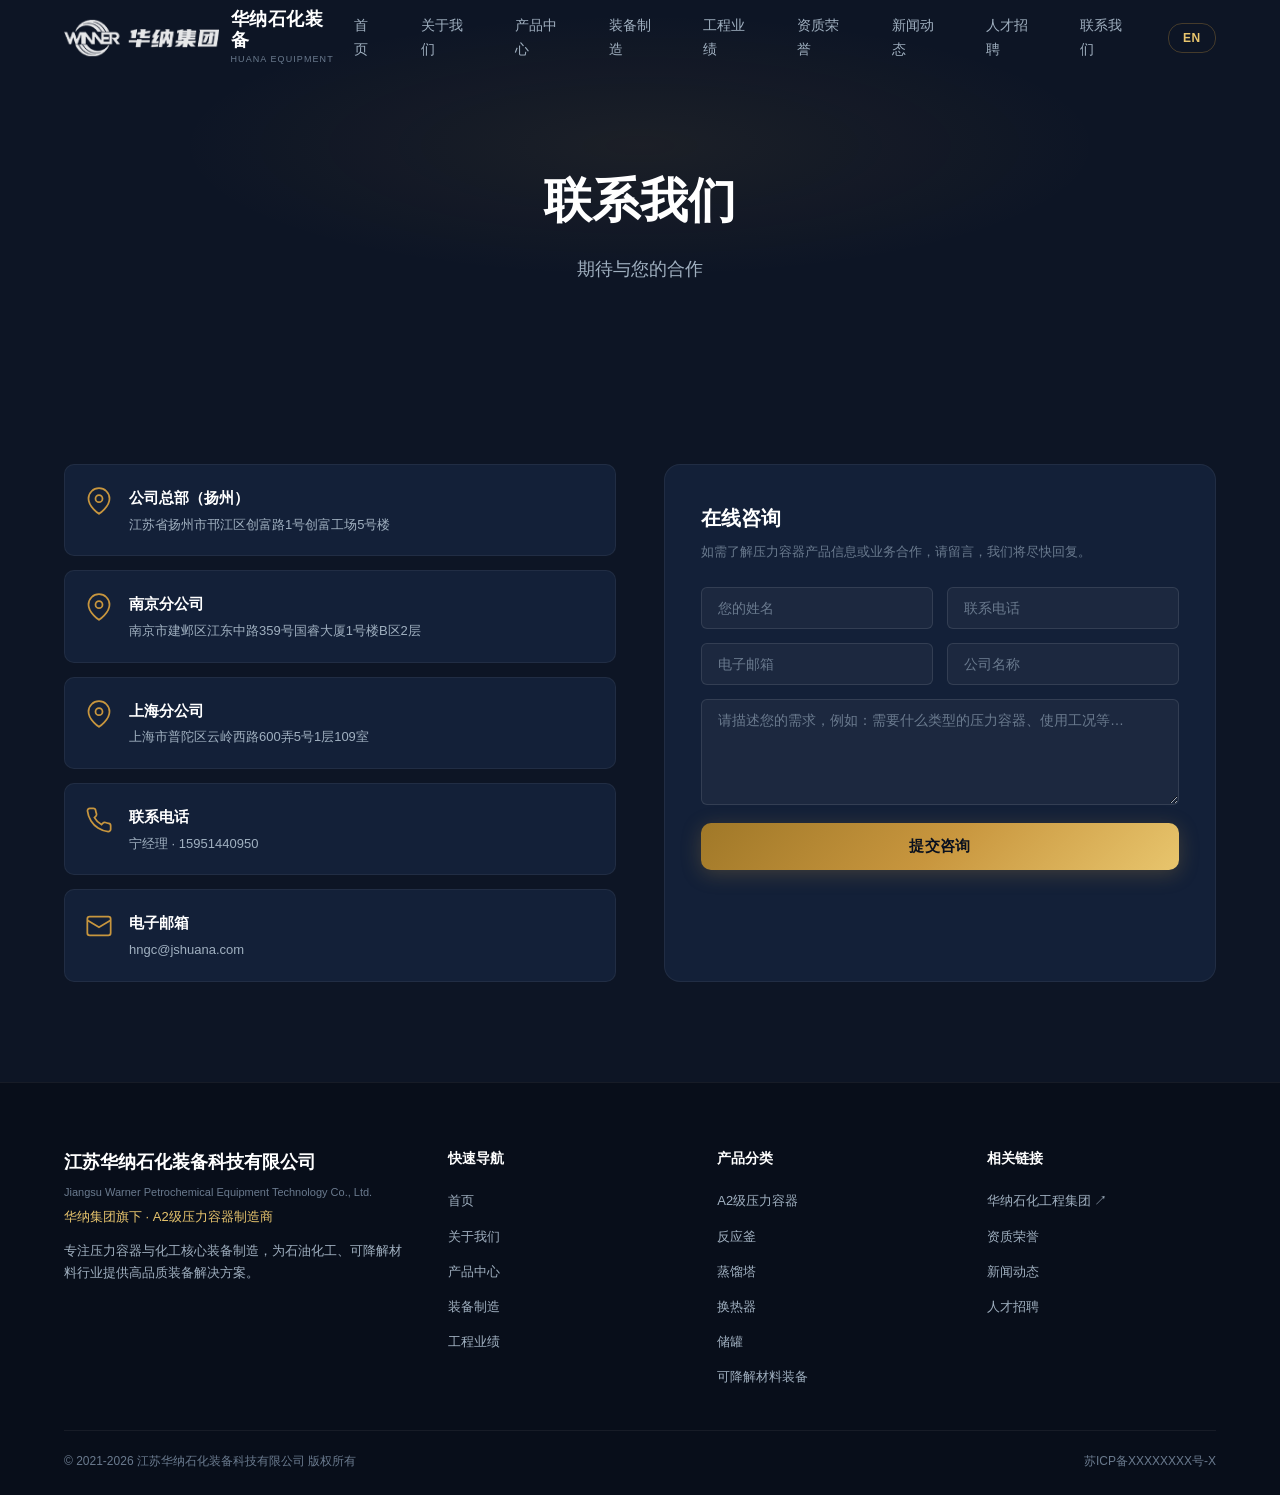
<file: contact.html>
<!DOCTYPE html>
<html lang="zh-CN">
<head>
    <meta charset="UTF-8">
    <meta name="viewport" content="width=device-width, initial-scale=1.0">
    <title>联系我们 - 江苏华纳石化装备科技有限公司</title>
    <meta name="description" content="联系华纳石化装备：扬州总部、南京分公司、上海分公司地址及联系方式。宁经理 15951440950。A2级压力容器制造，欢迎业务咨询。">
    <meta name="robots" content="index, follow">
    <link rel="icon" href="images/logo-main.png">
    <link rel="stylesheet" href="css/style.css">
</head>
<body>
    <div id="global-header"></div>

    <section class="page-banner">
        <div class="page-banner-bg"></div>
        <div class="container page-banner-content">
            <h1>联系我们</h1>
            <p>期待与您的合作</p>
        </div>
    </section>

    <section class="section section-dark contact-section">
        <div class="container">
            <div class="contact-grid">
                <div class="contact-info-cards">
                    <div class="contact-info-card">
                        <svg width="28" height="28" viewBox="0 0 24 24" fill="none" stroke="#c8963e" stroke-width="1.5"><path d="M21 10c0 7-9 13-9 13s-9-6-9-13a9 9 0 0 1 18 0z"/><circle cx="12" cy="10" r="3"/></svg>
                        <div>
                            <h4>公司总部（扬州）</h4>
                            <p>江苏省扬州市邗江区创富路1号创富工场5号楼</p>
                        </div>
                    </div>
                    <div class="contact-info-card">
                        <svg width="28" height="28" viewBox="0 0 24 24" fill="none" stroke="#c8963e" stroke-width="1.5"><path d="M21 10c0 7-9 13-9 13s-9-6-9-13a9 9 0 0 1 18 0z"/><circle cx="12" cy="10" r="3"/></svg>
                        <div>
                            <h4>南京分公司</h4>
                            <p>南京市建邺区江东中路359号国睿大厦1号楼B区2层</p>
                        </div>
                    </div>
                    <div class="contact-info-card">
                        <svg width="28" height="28" viewBox="0 0 24 24" fill="none" stroke="#c8963e" stroke-width="1.5"><path d="M21 10c0 7-9 13-9 13s-9-6-9-13a9 9 0 0 1 18 0z"/><circle cx="12" cy="10" r="3"/></svg>
                        <div>
                            <h4>上海分公司</h4>
                            <p>上海市普陀区云岭西路600弄5号1层109室</p>
                        </div>
                    </div>
                    <div class="contact-info-card">
                        <svg width="28" height="28" viewBox="0 0 24 24" fill="none" stroke="#c8963e" stroke-width="1.5"><path d="M22 16.92v3a2 2 0 0 1-2.18 2 19.79 19.79 0 0 1-8.63-3.07 19.5 19.5 0 0 1-6-6 19.79 19.79 0 0 1-3.07-8.67A2 2 0 0 1 4.11 2h3a2 2 0 0 1 2 1.72 12.84 12.84 0 0 0 .7 2.81 2 2 0 0 1-.45 2.11L8.09 9.91a16 16 0 0 0 6 6l1.27-1.27a2 2 0 0 1 2.11-.45 12.84 12.84 0 0 0 2.81.7A2 2 0 0 1 22 16.92z"/></svg>
                        <div>
                            <h4>联系电话</h4>
                            <p><a href="tel:15951440950" style="color:inherit;">宁经理 · 15951440950</a></p>
                        </div>
                    </div>
                    <div class="contact-info-card">
                        <svg width="28" height="28" viewBox="0 0 24 24" fill="none" stroke="#c8963e" stroke-width="1.5"><rect x="2" y="4" width="20" height="16" rx="2"/><path d="M2 7l10 6 10-6"/></svg>
                        <div>
                            <h4>电子邮箱</h4>
                            <p>hngc@jshuana.com</p>
                        </div>
                    </div>
                </div>
                <div class="contact-form-wrapper">
                    <h3>在线咨询</h3>
                    <p class="contact-form-desc">如需了解压力容器产品信息或业务合作，请留言，我们将尽快回复。</p>
                    <form class="contact-form" id="contactForm">
                        <div class="form-row">
                            <input type="text" placeholder="您的姓名" required>
                            <input type="tel" placeholder="联系电话" required>
                        </div>
                        <div class="form-row">
                            <input type="email" placeholder="电子邮箱">
                            <input type="text" placeholder="公司名称">
                        </div>
                        <textarea rows="5" placeholder="请描述您的需求，例如：需要什么类型的压力容器、使用工况等…" required></textarea>
                        <button type="submit" class="btn btn-primary btn-block">提交咨询</button>
                    </form>
                </div>
            </div>
        </div>
    </section>

    <div id="global-footer"></div>
    <script src="js/components.js"></script>
    <script src="js/main.js"></script>
</body>
</html>
</file>
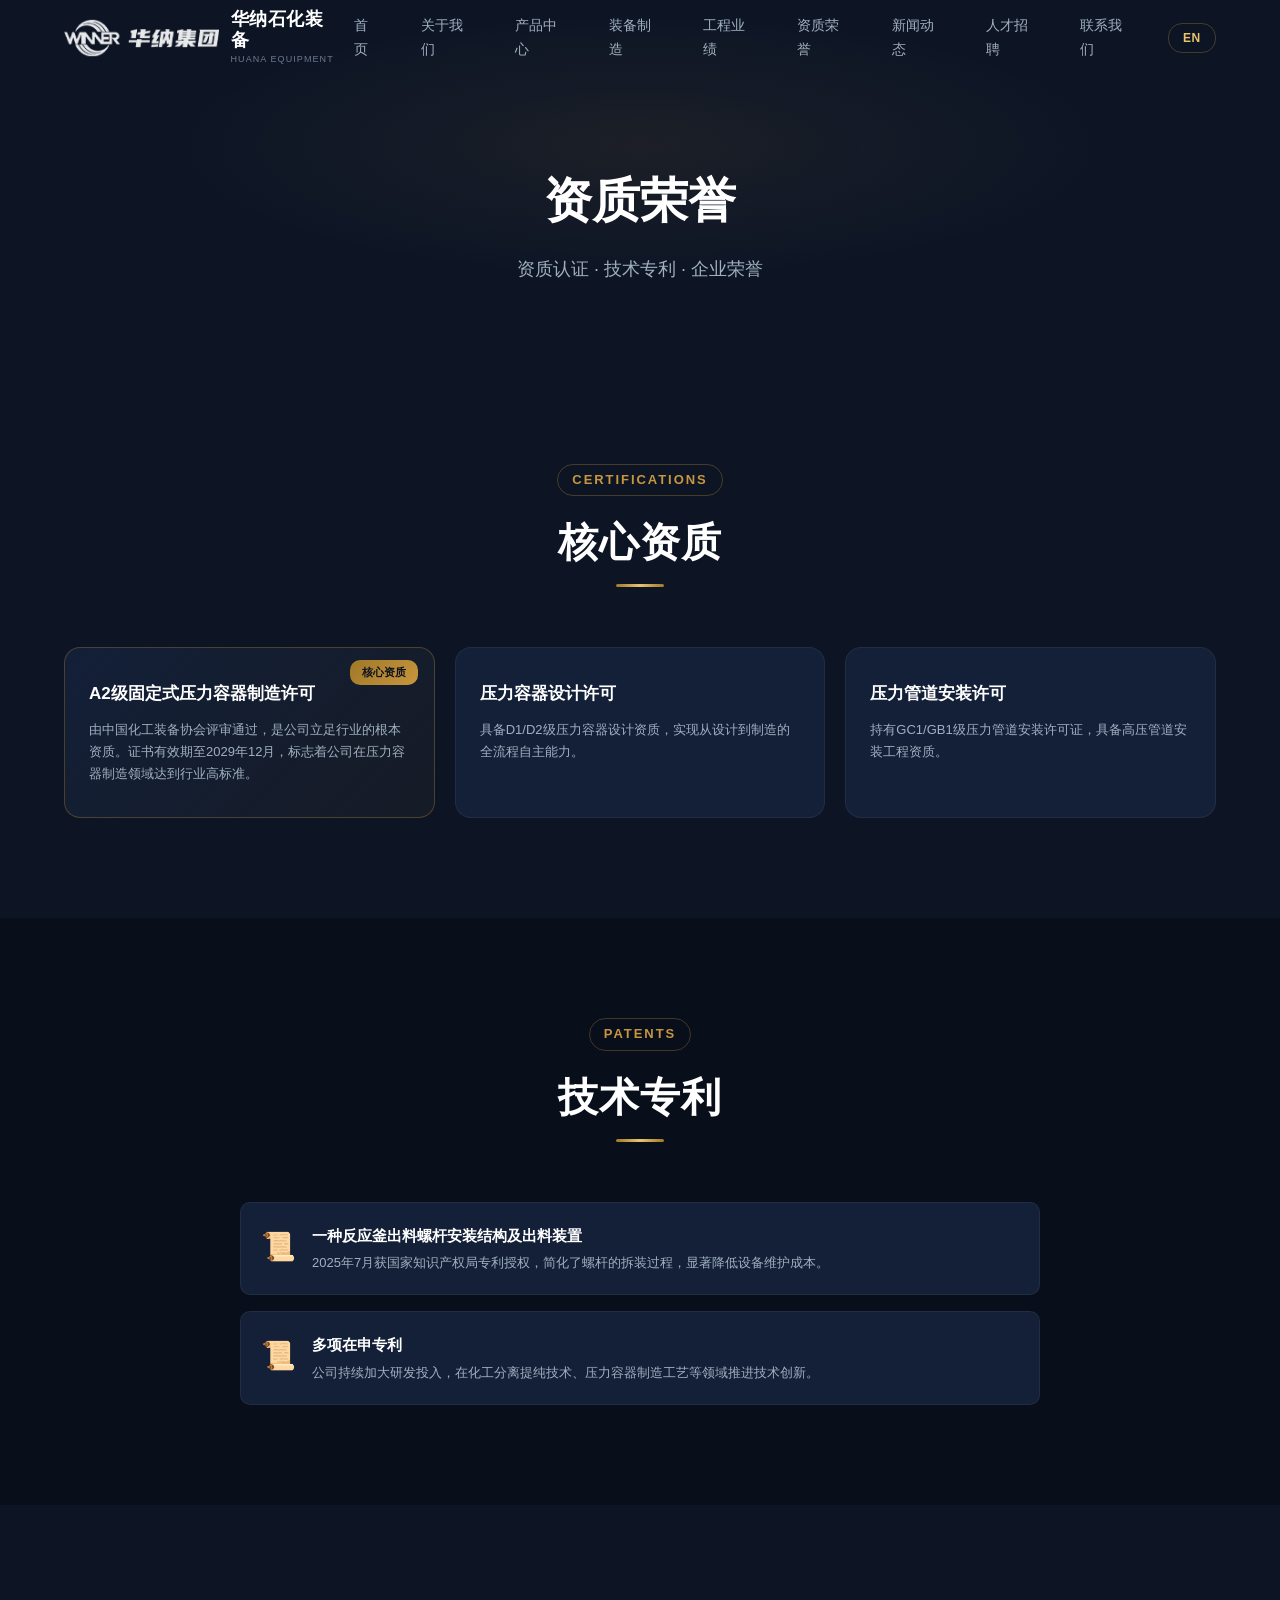
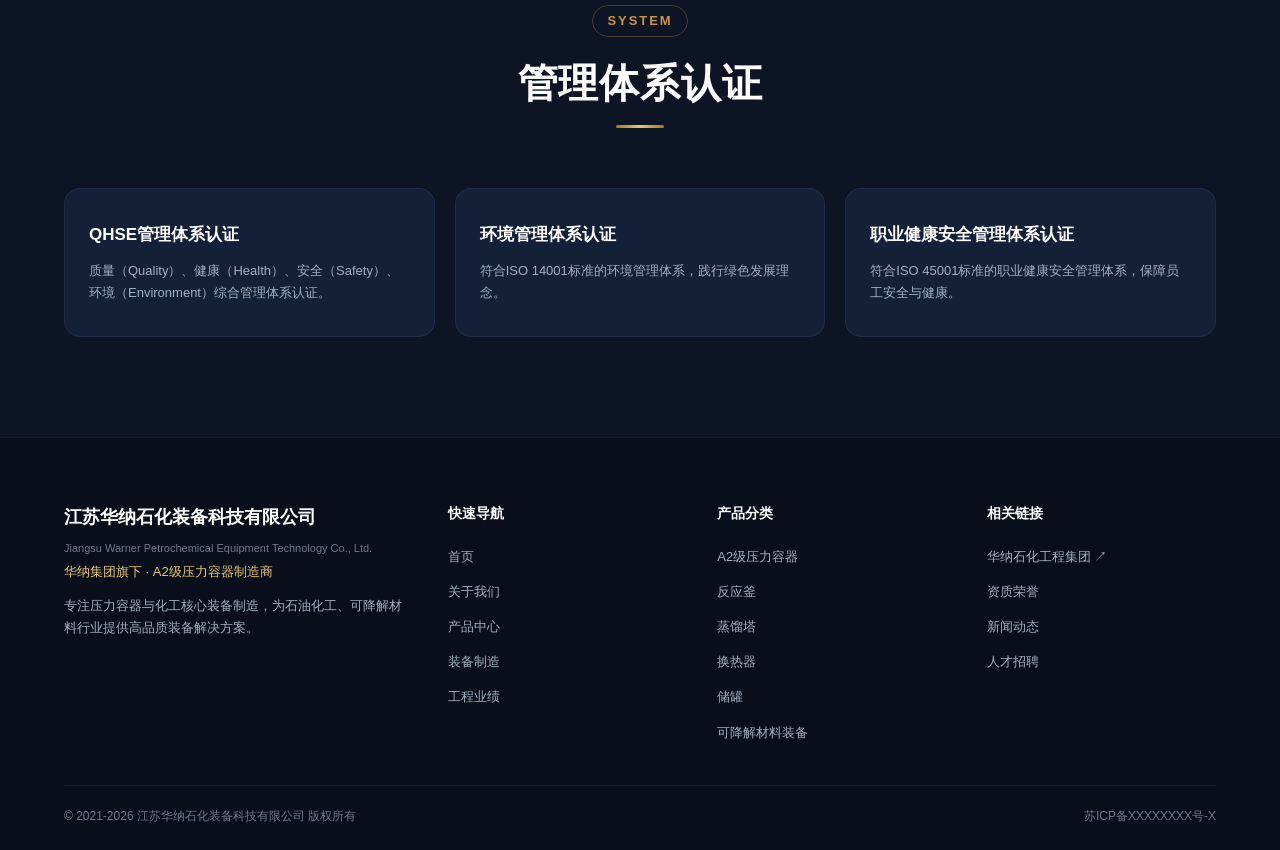
<file: credentials.html>
<!DOCTYPE html>
<html lang="zh-CN">
<head>
    <meta charset="UTF-8">
    <meta name="viewport" content="width=device-width, initial-scale=1.0">
    <title>资质荣誉 - 江苏华纳石化装备科技有限公司 | A2级压力容器制造许可 · 企业专利</title>
    <meta name="description" content="华纳装备资质荣誉：A2级固定式压力容器制造许可（中国化工装备协会）、多项国家专利、华纳集团体系认证。">
    <meta name="robots" content="index, follow">
    <link rel="icon" href="images/logo-main.png">
    <link rel="stylesheet" href="css/style.css">
</head>
<body>
    <div id="global-header"></div>

    <section class="page-banner">
        <div class="page-banner-bg"></div>
        <div class="container page-banner-content">
            <h1>资质荣誉</h1>
            <p>资质认证 · 技术专利 · 企业荣誉</p>
        </div>
    </section>

    <!-- ====== 核心资质 ====== -->
    <section class="section section-dark">
        <div class="container">
            <div class="section-header">
                <span class="section-tag">CERTIFICATIONS</span>
                <h2 class="section-title">核心资质</h2>
                <div class="section-divider"></div>
            </div>
            <div class="credentials-grid">
                <div class="credential-card credential-featured">
                    <div class="credential-badge">核心资质</div>
                    <h3>A2级固定式压力容器制造许可</h3>
                    <p>由中国化工装备协会评审通过，是公司立足行业的根本资质。证书有效期至2029年12月，标志着公司在压力容器制造领域达到行业高标准。</p>
                </div>
                <div class="credential-card">
                    <h3>压力容器设计许可</h3>
                    <p>具备D1/D2级压力容器设计资质，实现从设计到制造的全流程自主能力。</p>
                </div>
                <div class="credential-card">
                    <h3>压力管道安装许可</h3>
                    <p>持有GC1/GB1级压力管道安装许可证，具备高压管道安装工程资质。</p>
                </div>
            </div>
        </div>
    </section>

    <!-- ====== 技术专利 ====== -->
    <section class="section">
        <div class="container">
            <div class="section-header">
                <span class="section-tag">PATENTS</span>
                <h2 class="section-title">技术专利</h2>
                <div class="section-divider"></div>
            </div>
            <div class="patents-list">
                <div class="patent-item">
                    <div class="patent-icon">📜</div>
                    <div>
                        <h4>一种反应釜出料螺杆安装结构及出料装置</h4>
                        <p>2025年7月获国家知识产权局专利授权，简化了螺杆的拆装过程，显著降低设备维护成本。</p>
                    </div>
                </div>
                <div class="patent-item">
                    <div class="patent-icon">📜</div>
                    <div>
                        <h4>多项在申专利</h4>
                        <p>公司持续加大研发投入，在化工分离提纯技术、压力容器制造工艺等领域推进技术创新。</p>
                    </div>
                </div>
            </div>
        </div>
    </section>

    <!-- ====== 体系认证 ====== -->
    <section class="section section-dark">
        <div class="container">
            <div class="section-header">
                <span class="section-tag">SYSTEM</span>
                <h2 class="section-title">管理体系认证</h2>
                <div class="section-divider"></div>
            </div>
            <div class="credentials-grid">
                <div class="credential-card">
                    <h3>QHSE管理体系认证</h3>
                    <p>质量（Quality）、健康（Health）、安全（Safety）、环境（Environment）综合管理体系认证。</p>
                </div>
                <div class="credential-card">
                    <h3>环境管理体系认证</h3>
                    <p>符合ISO 14001标准的环境管理体系，践行绿色发展理念。</p>
                </div>
                <div class="credential-card">
                    <h3>职业健康安全管理体系认证</h3>
                    <p>符合ISO 45001标准的职业健康安全管理体系，保障员工安全与健康。</p>
                </div>
            </div>
        </div>
    </section>

    <div id="global-footer"></div>
    <script src="js/components.js"></script>
    <script src="js/main.js"></script>
</body>
</html>
</file>
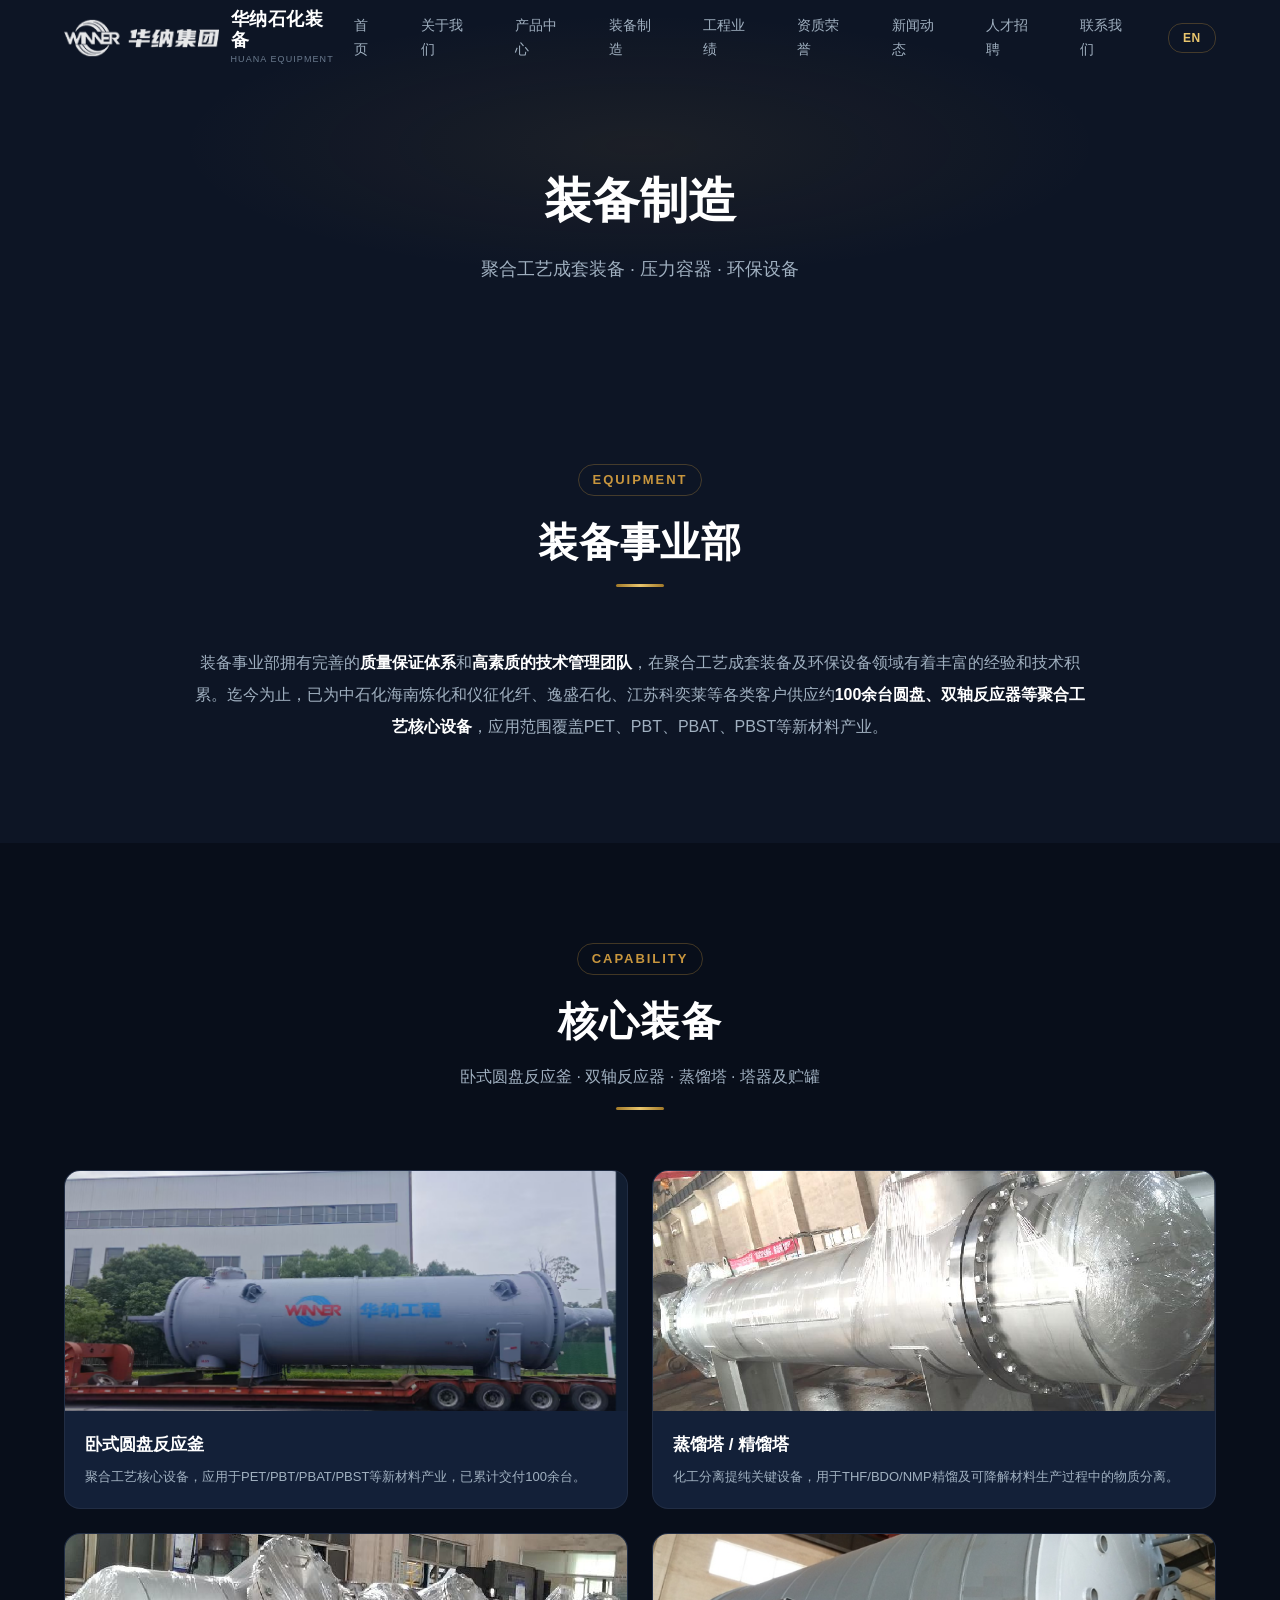
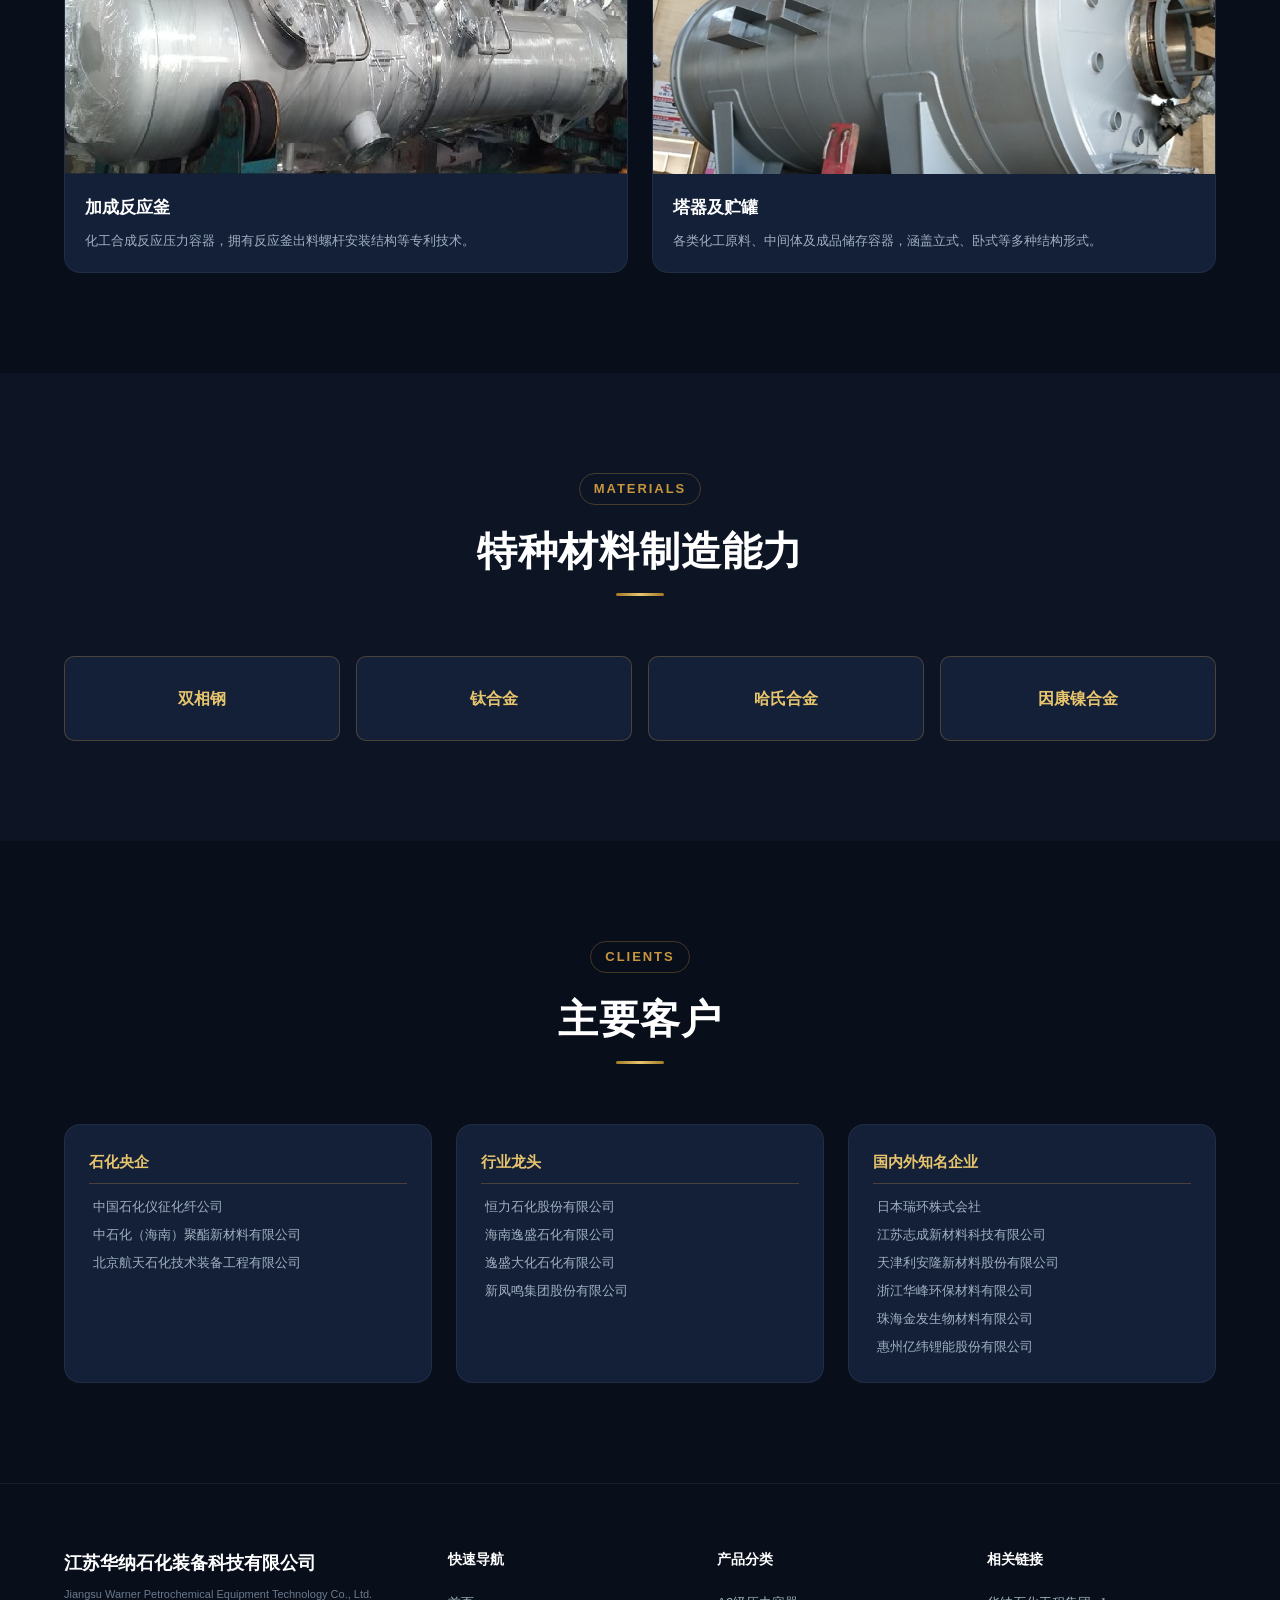
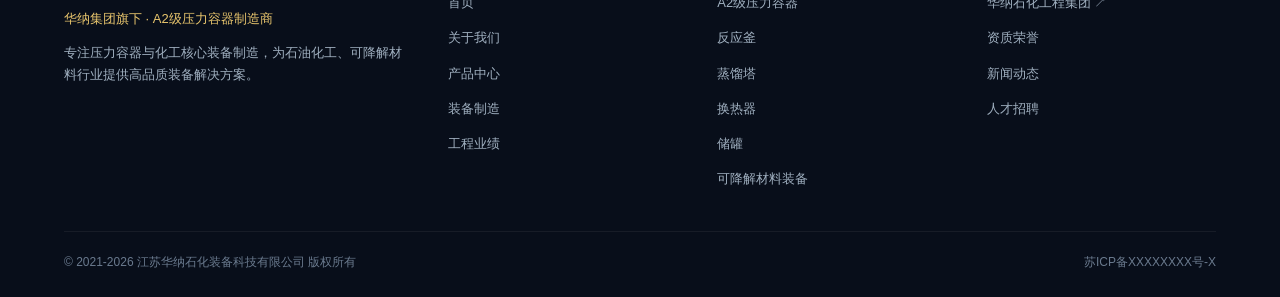
<file: equipment.html>
<!DOCTYPE html>
<html lang="zh-CN">
<head>
    <meta charset="UTF-8">
    <meta name="viewport" content="width=device-width, initial-scale=1.0">
    <title>装备制造 - 江苏华纳石化装备科技有限公司 | 聚合工艺成套装备与压力容器</title>
    <meta name="description" content="华纳装备制造事业部拥有完善的质量保证体系，专注聚合工艺核心装备（圆盘反应器、双轴反应器、蒸馏塔等）的研发制造，已为中石化、恒力石化、逸盛石化等客户供应100余台核心设备。">
    <meta name="keywords" content="装备制造,圆盘反应器,双轴反应器,蒸馏塔,聚合工艺装备,压力容器制造,华纳装备">
    <meta name="robots" content="index, follow">
    <link rel="icon" href="images/logo-main.png">
    <link rel="stylesheet" href="css/style.css">
</head>
<body>
    <div id="global-header"></div>

    <!-- ====== 页面Banner ====== -->
    <section class="page-banner page-banner-equipment">
        <div class="page-banner-bg"></div>
        <div class="container page-banner-content">
            <h1>装备制造</h1>
            <p>聚合工艺成套装备 · 压力容器 · 环保设备</p>
        </div>
    </section>

    <!-- ====== 装备制造简介 ====== -->
    <section class="section section-dark">
        <div class="container">
            <div class="section-header">
                <span class="section-tag">EQUIPMENT</span>
                <h2 class="section-title">装备事业部</h2>
                <div class="section-divider"></div>
            </div>
            <div class="equipment-intro">
                <p>装备事业部拥有完善的<strong>质量保证体系</strong>和<strong>高素质的技术管理团队</strong>，在聚合工艺成套装备及环保设备领域有着丰富的经验和技术积累。迄今为止，已为中石化海南炼化和仪征化纤、逸盛石化、江苏科奕莱等各类客户供应约<strong>100余台圆盘、双轴反应器等聚合工艺核心设备</strong>，应用范围覆盖PET、PBT、PBAT、PBST等新材料产业。</p>
            </div>
        </div>
    </section>

    <!-- ====== 核心装备展示（照片） ====== -->
    <section class="section">
        <div class="container">
            <div class="section-header">
                <span class="section-tag">CAPABILITY</span>
                <h2 class="section-title">核心装备</h2>
                <p class="section-subtitle">卧式圆盘反应釜 · 双轴反应器 · 蒸馏塔 · 塔器及贮罐</p>
                <div class="section-divider"></div>
            </div>
            <div class="equipment-showcase">
                <div class="equipment-item">
                    <div class="equipment-item-img">
                        <img src="images/photos/fab40b27-8664-4a2f-94a3-a250d515623e.png" alt="反应釜装备" loading="lazy">
                    </div>
                    <h3>卧式圆盘反应釜</h3>
                    <p>聚合工艺核心设备，应用于PET/PBT/PBAT/PBST等新材料产业，已累计交付100余台。</p>
                </div>
                <div class="equipment-item">
                    <div class="equipment-item-img">
                        <img src="images/photos/1b44d49c-56f2-4265-8fe5-37a1b422359b.png" alt="蒸馏塔装备" loading="lazy">
                    </div>
                    <h3>蒸馏塔 / 精馏塔</h3>
                    <p>化工分离提纯关键设备，用于THF/BDO/NMP精馏及可降解材料生产过程中的物质分离。</p>
                </div>
                <div class="equipment-item">
                    <div class="equipment-item-img">
                        <img src="images/photos/054ed595-3fdc-4133-a6d8-cb6aacb2e190.png" alt="反应釜" loading="lazy">
                    </div>
                    <h3>加成反应釜</h3>
                    <p>化工合成反应压力容器，拥有反应釜出料螺杆安装结构等专利技术。</p>
                </div>
                <div class="equipment-item">
                    <div class="equipment-item-img">
                        <img src="images/photos/9e7f72bd-6042-453d-9f62-79a09ef80d55.png" alt="容器装备" loading="lazy">
                    </div>
                    <h3>塔器及贮罐</h3>
                    <p>各类化工原料、中间体及成品储存容器，涵盖立式、卧式等多种结构形式。</p>
                </div>
            </div>
        </div>
    </section>

    <!-- ====== 特种材料能力 ====== -->
    <section class="section section-dark">
        <div class="container">
            <div class="section-header">
                <span class="section-tag">MATERIALS</span>
                <h2 class="section-title">特种材料制造能力</h2>
                <div class="section-divider"></div>
            </div>
            <div class="materials-grid">
                <div class="material-card"><span>双相钢</span></div>
                <div class="material-card"><span>钛合金</span></div>
                <div class="material-card"><span>哈氏合金</span></div>
                <div class="material-card"><span>因康镍合金</span></div>
            </div>
        </div>
    </section>

    <!-- ====== 主要客户 ====== -->
    <section class="section">
        <div class="container">
            <div class="section-header">
                <span class="section-tag">CLIENTS</span>
                <h2 class="section-title">主要客户</h2>
                <div class="section-divider"></div>
            </div>
            <div class="clients-grid">
                <div class="client-group">
                    <h4>石化央企</h4>
                    <ul>
                        <li>中国石化仪征化纤公司</li>
                        <li>中石化（海南）聚酯新材料有限公司</li>
                        <li>北京航天石化技术装备工程有限公司</li>
                    </ul>
                </div>
                <div class="client-group">
                    <h4>行业龙头</h4>
                    <ul>
                        <li>恒力石化股份有限公司</li>
                        <li>海南逸盛石化有限公司</li>
                        <li>逸盛大化石化有限公司</li>
                        <li>新凤鸣集团股份有限公司</li>
                    </ul>
                </div>
                <div class="client-group">
                    <h4>国内外知名企业</h4>
                    <ul>
                        <li>日本瑞环株式会社</li>
                        <li>江苏志成新材料科技有限公司</li>
                        <li>天津利安隆新材料股份有限公司</li>
                        <li>浙江华峰环保材料有限公司</li>
                        <li>珠海金发生物材料有限公司</li>
                        <li>惠州亿纬锂能股份有限公司</li>
                    </ul>
                </div>
            </div>
        </div>
    </section>

    <div id="global-footer"></div>
    <script src="js/components.js"></script>
    <script src="js/main.js"></script>
</body>
</html>
</file>
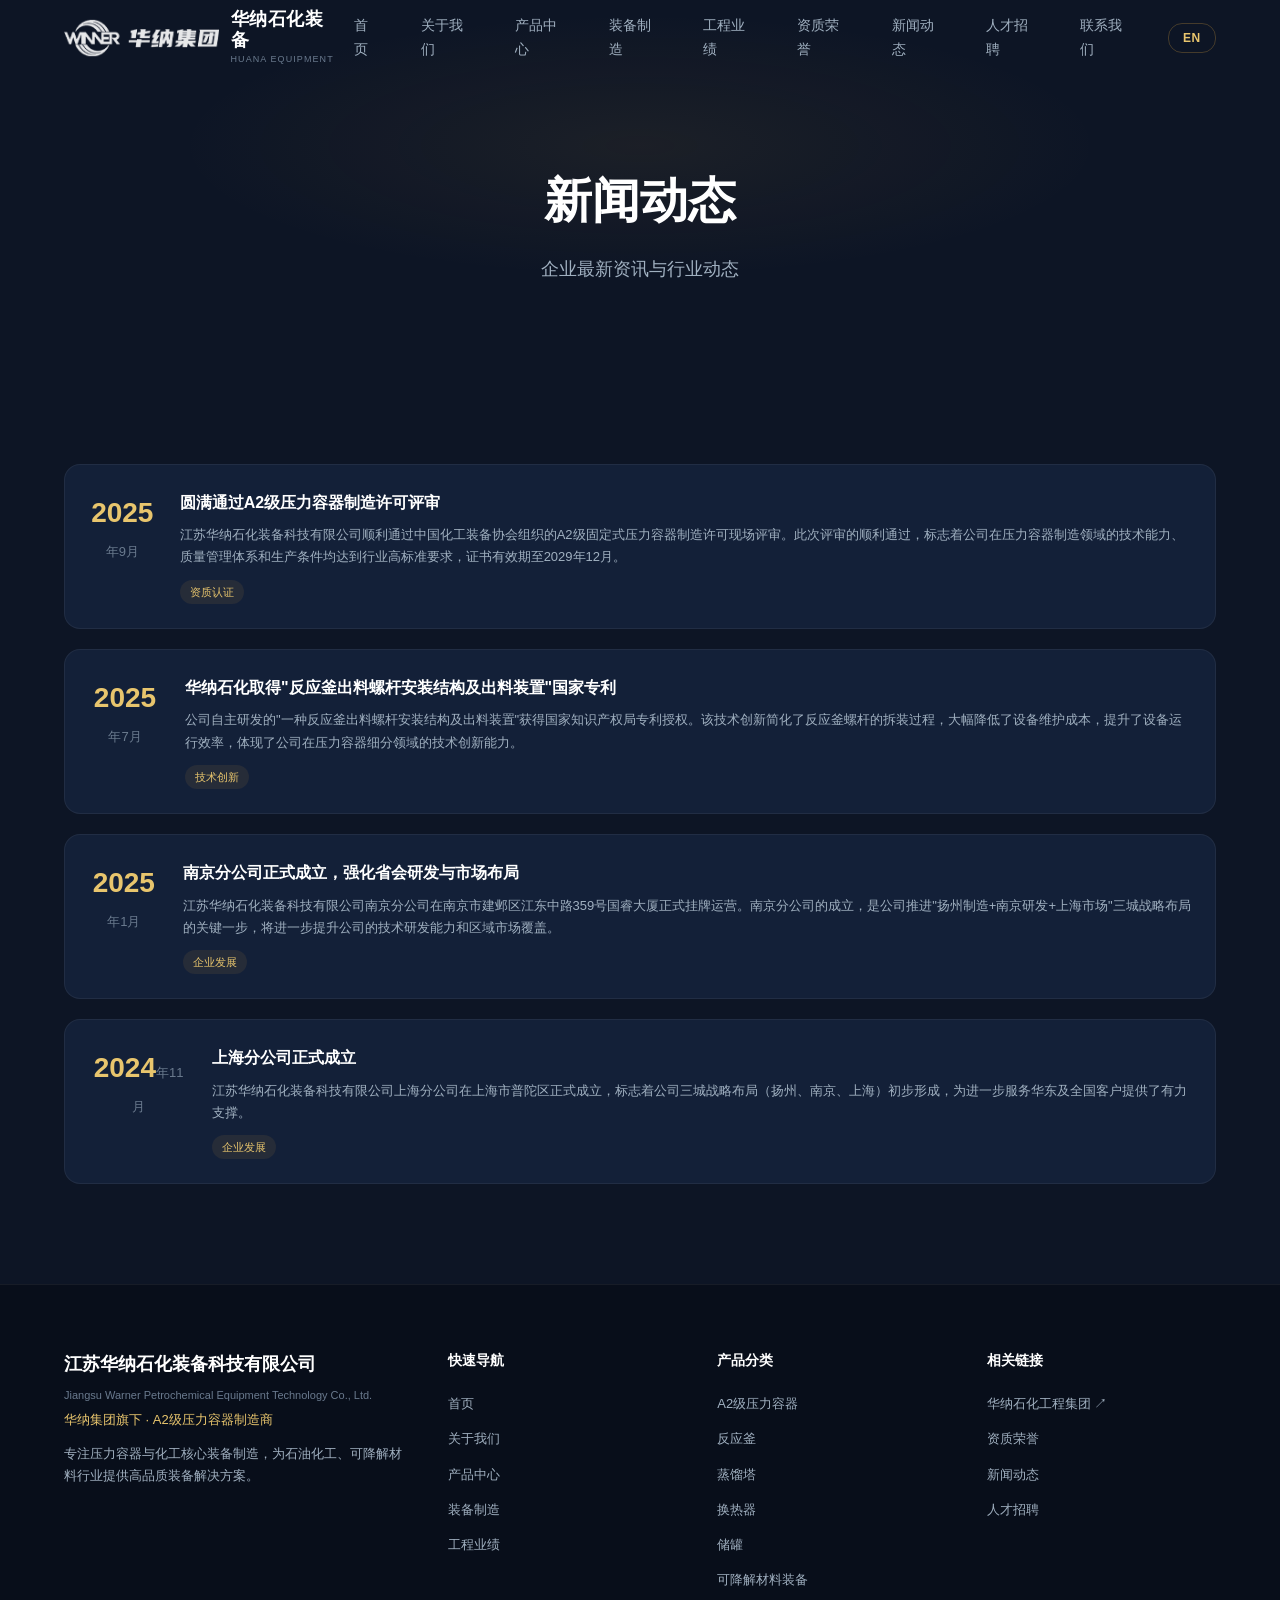
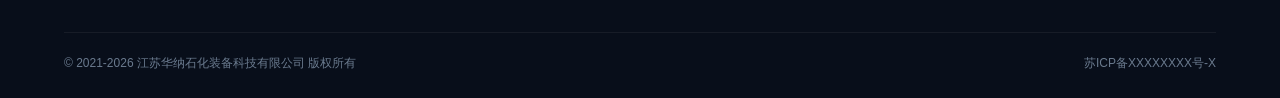
<file: news.html>
<!DOCTYPE html>
<html lang="zh-CN">
<head>
    <meta charset="UTF-8">
    <meta name="viewport" content="width=device-width, initial-scale=1.0">
    <title>新闻动态 - 江苏华纳石化装备科技有限公司</title>
    <meta name="description" content="华纳装备最新动态：A2级压力容器制造许可评审通过、反应釜专利获批、南京分公司成立等企业新闻。">
    <meta name="robots" content="index, follow">
    <link rel="icon" href="images/logo-main.png">
    <link rel="stylesheet" href="css/style.css">
</head>
<body>
    <div id="global-header"></div>

    <section class="page-banner">
        <div class="page-banner-bg"></div>
        <div class="container page-banner-content">
            <h1>新闻动态</h1>
            <p>企业最新资讯与行业动态</p>
        </div>
    </section>

    <section class="section section-dark">
        <div class="container">
            <div class="news-list">
                <article class="news-list-item">
                    <div class="news-list-date"><span class="news-num">2025</span><span class="news-month">年9月</span></div>
                    <div class="news-list-body">
                        <h3>圆满通过A2级压力容器制造许可评审</h3>
                        <p>江苏华纳石化装备科技有限公司顺利通过中国化工装备协会组织的A2级固定式压力容器制造许可现场评审。此次评审的顺利通过，标志着公司在压力容器制造领域的技术能力、质量管理体系和生产条件均达到行业高标准要求，证书有效期至2029年12月。</p>
                        <span class="news-tag">资质认证</span>
                    </div>
                </article>
                <article class="news-list-item">
                    <div class="news-list-date"><span class="news-num">2025</span><span class="news-month">年7月</span></div>
                    <div class="news-list-body">
                        <h3>华纳石化取得"反应釜出料螺杆安装结构及出料装置"国家专利</h3>
                        <p>公司自主研发的"一种反应釜出料螺杆安装结构及出料装置"获得国家知识产权局专利授权。该技术创新简化了反应釜螺杆的拆装过程，大幅降低了设备维护成本，提升了设备运行效率，体现了公司在压力容器细分领域的技术创新能力。</p>
                        <span class="news-tag">技术创新</span>
                    </div>
                </article>
                <article class="news-list-item">
                    <div class="news-list-date"><span class="news-num">2025</span><span class="news-month">年1月</span></div>
                    <div class="news-list-body">
                        <h3>南京分公司正式成立，强化省会研发与市场布局</h3>
                        <p>江苏华纳石化装备科技有限公司南京分公司在南京市建邺区江东中路359号国睿大厦正式挂牌运营。南京分公司的成立，是公司推进"扬州制造+南京研发+上海市场"三城战略布局的关键一步，将进一步提升公司的技术研发能力和区域市场覆盖。</p>
                        <span class="news-tag">企业发展</span>
                    </div>
                </article>
                <article class="news-list-item">
                    <div class="news-list-date"><span class="news-num">2024</span><span class="news-month">年11月</span></div>
                    <div class="news-list-body">
                        <h3>上海分公司正式成立</h3>
                        <p>江苏华纳石化装备科技有限公司上海分公司在上海市普陀区正式成立，标志着公司三城战略布局（扬州、南京、上海）初步形成，为进一步服务华东及全国客户提供了有力支撑。</p>
                        <span class="news-tag">企业发展</span>
                    </div>
                </article>
            </div>
        </div>
    </section>

    <div id="global-footer"></div>
    <script src="js/components.js"></script>
    <script src="js/main.js"></script>
</body>
</html>
</file>
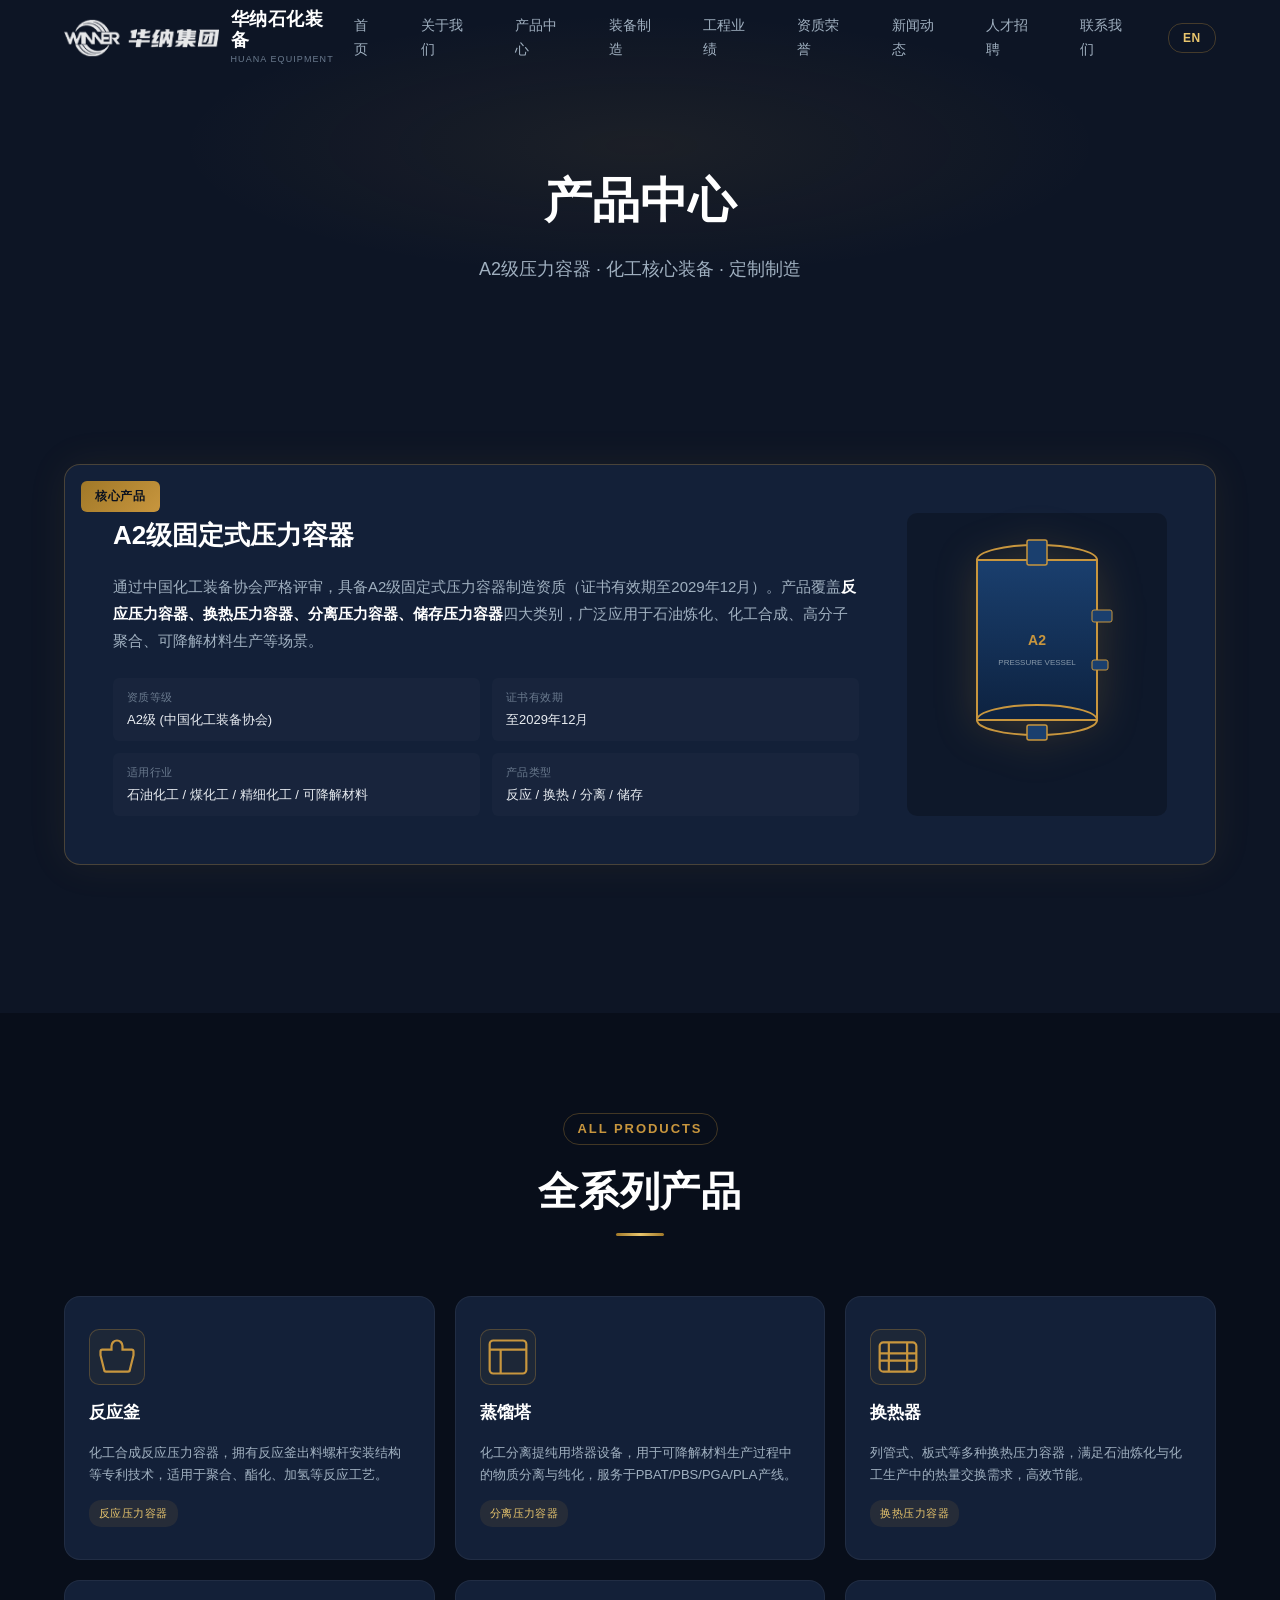
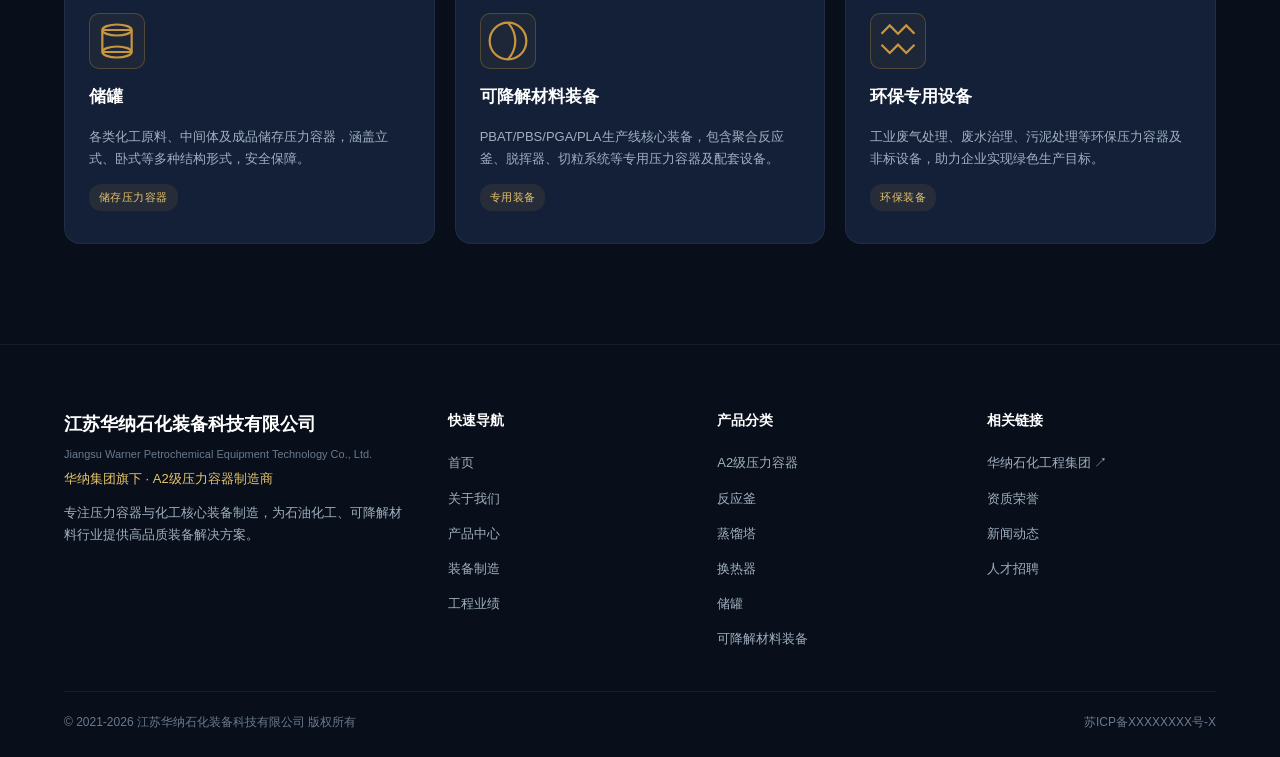
<file: products.html>
<!DOCTYPE html>
<html lang="zh-CN">
<head>
    <meta charset="UTF-8">
    <meta name="viewport" content="width=device-width, initial-scale=1.0">
    <title>产品中心 - 江苏华纳石化装备科技有限公司 | A2级压力容器 · 反应釜 · 蒸馏塔</title>
    <meta name="description" content="华纳装备产品中心：A2级压力容器、反应釜、蒸馏塔、换热器、储罐、可降解材料装备、环保专用设备。通过中国化工装备协会A2级压力容器制造许可认证。">
    <meta name="keywords" content="A2压力容器,反应釜,蒸馏塔,换热器,储罐,可降解材料装备,压力容器厂家,华纳装备">
    <meta name="robots" content="index, follow">
    <link rel="icon" href="images/logo-main.png">
    <link rel="stylesheet" href="css/style.css">
</head>
<body>
    <div id="global-header"></div>

    <section class="page-banner">
        <div class="page-banner-bg"></div>
        <div class="container page-banner-content">
            <h1>产品中心</h1>
            <p>A2级压力容器 · 化工核心装备 · 定制制造</p>
        </div>
    </section>

    <!-- ====== 核心产品：A2压力容器 ====== -->
    <section class="section section-dark">
        <div class="container">
            <div class="product-featured">
                <div class="product-featured-tag">核心产品</div>
                <div class="product-featured-content">
                    <div class="product-featured-text">
                        <h3>A2级固定式压力容器</h3>
                        <p class="product-featured-desc">
                            通过中国化工装备协会严格评审，具备A2级固定式压力容器制造资质（证书有效期至2029年12月）。产品覆盖<strong>反应压力容器、换热压力容器、分离压力容器、储存压力容器</strong>四大类别，广泛应用于石油炼化、化工合成、高分子聚合、可降解材料生产等场景。
                        </p>
                        <ul class="product-featured-specs">
                            <li><span class="spec-label">资质等级</span><span class="spec-value">A2级 (中国化工装备协会)</span></li>
                            <li><span class="spec-label">证书有效期</span><span class="spec-value">至2029年12月</span></li>
                            <li><span class="spec-label">适用行业</span><span class="spec-value">石油化工 / 煤化工 / 精细化工 / 可降解材料</span></li>
                            <li><span class="spec-label">产品类型</span><span class="spec-value">反应 / 换热 / 分离 / 储存</span></li>
                        </ul>
                    </div>
                    <div class="product-featured-visual">
                        <div class="product-visual-card">
                            <svg viewBox="0 0 200 260" width="200" height="260">
                                <defs><linearGradient id="pvGrad2" x1="0" y1="0" x2="0" y2="1"><stop offset="0%" stop-color="#1a3f6e"/><stop offset="100%" stop-color="#0d2240"/></linearGradient></defs>
                                <ellipse cx="100" cy="30" rx="60" ry="15" fill="none" stroke="#c8963e" stroke-width="2"/>
                                <rect x="40" y="30" width="120" height="160" fill="url(#pvGrad2)" stroke="#c8963e" stroke-width="2"/>
                                <ellipse cx="100" cy="190" rx="60" ry="15" fill="none" stroke="#c8963e" stroke-width="2"/>
                                <rect x="90" y="10" width="20" height="25" rx="2" fill="#1a3f6e" stroke="#c8963e" stroke-width="1.5"/>
                                <rect x="155" y="80" width="20" height="12" rx="2" fill="#1a3f6e" stroke="#c8963e" stroke-width="1"/>
                                <rect x="155" y="130" width="16" height="10" rx="2" fill="#1a3f6e" stroke="#c8963e" stroke-width="1"/>
                                <rect x="90" y="195" width="20" height="15" rx="2" fill="#1a3f6e" stroke="#c8963e" stroke-width="1.5"/>
                                <text x="100" y="115" text-anchor="middle" fill="#c8963e" font-size="14" font-weight="bold">A2</text>
                                <text x="100" y="135" text-anchor="middle" fill="#8899aa" font-size="8">PRESSURE VESSEL</text>
                            </svg>
                        </div>
                    </div>
                </div>
            </div>
        </div>
    </section>

    <!-- ====== 产品列表 ====== -->
    <section class="section">
        <div class="container">
            <div class="section-header">
                <span class="section-tag">ALL PRODUCTS</span>
                <h2 class="section-title">全系列产品</h2>
                <div class="section-divider"></div>
            </div>
            <div class="products-grid">
                <article class="product-card">
                    <div class="product-card-icon"><svg width="44" height="44" viewBox="0 0 24 24" fill="none" stroke="#c8963e" stroke-width="1.2"><path d="M12 3a3 3 0 0 0-3 3v2H4a1 1 0 0 0-1 1v2l2 8a1 1 0 0 0 1 1h12a1 1 0 0 0 1-1l2-8V9a1 1 0 0 0-1-1h-5V6a3 3 0 0 0-3-3z"/></svg></div>
                    <h3>反应釜</h3>
                    <p>化工合成反应压力容器，拥有反应釜出料螺杆安装结构等专利技术，适用于聚合、酯化、加氢等反应工艺。</p>
                    <span class="product-tag">反应压力容器</span>
                </article>
                <article class="product-card">
                    <div class="product-card-icon"><svg width="44" height="44" viewBox="0 0 24 24" fill="none" stroke="#c8963e" stroke-width="1.2"><rect x="2" y="3" width="20" height="18" rx="2"/><line x1="2" y1="8" x2="22" y2="8"/><line x1="8" y1="8" x2="8" y2="21"/></svg></div>
                    <h3>蒸馏塔</h3>
                    <p>化工分离提纯用塔器设备，用于可降解材料生产过程中的物质分离与纯化，服务于PBAT/PBS/PGA/PLA产线。</p>
                    <span class="product-tag">分离压力容器</span>
                </article>
                <article class="product-card">
                    <div class="product-card-icon"><svg width="44" height="44" viewBox="0 0 24 24" fill="none" stroke="#c8963e" stroke-width="1.2"><rect x="2" y="4" width="20" height="16" rx="2"/><path d="M2 10h20M2 14h20M7 4v16M17 4v16"/></svg></div>
                    <h3>换热器</h3>
                    <p>列管式、板式等多种换热压力容器，满足石油炼化与化工生产中的热量交换需求，高效节能。</p>
                    <span class="product-tag">换热压力容器</span>
                </article>
                <article class="product-card">
                    <div class="product-card-icon"><svg width="44" height="44" viewBox="0 0 24 24" fill="none" stroke="#c8963e" stroke-width="1.2"><ellipse cx="12" cy="6" rx="8" ry="3"/><rect x="4" y="6" width="16" height="12" rx="1"/><ellipse cx="12" cy="18" rx="8" ry="3"/></svg></div>
                    <h3>储罐</h3>
                    <p>各类化工原料、中间体及成品储存压力容器，涵盖立式、卧式等多种结构形式，安全保障。</p>
                    <span class="product-tag">储存压力容器</span>
                </article>
                <article class="product-card">
                    <div class="product-card-icon"><svg width="44" height="44" viewBox="0 0 24 24" fill="none" stroke="#c8963e" stroke-width="1.2"><circle cx="12" cy="12" r="10"/><path d="M12 2a15.3 15.3 0 0 1 4 10 15.3 15.3 0 0 1-4 10"/></svg></div>
                    <h3>可降解材料装备</h3>
                    <p>PBAT/PBS/PGA/PLA生产线核心装备，包含聚合反应釜、脱挥器、切粒系统等专用压力容器及配套设备。</p>
                    <span class="product-tag">专用装备</span>
                </article>
                <article class="product-card">
                    <div class="product-card-icon"><svg width="44" height="44" viewBox="0 0 24 24" fill="none" stroke="#c8963e" stroke-width="1.2"><path d="M3 8l4.5-4.5L12 8l4.5-4.5L21 8M3 14l4.5 4.5L12 14l4.5 4.5L21 14"/></svg></div>
                    <h3>环保专用设备</h3>
                    <p>工业废气处理、废水治理、污泥处理等环保压力容器及非标设备，助力企业实现绿色生产目标。</p>
                    <span class="product-tag">环保装备</span>
                </article>
            </div>
        </div>
    </section>

    <div id="global-footer"></div>
    <script src="js/components.js"></script>
    <script src="js/main.js"></script>
</body>
</html>
</file>
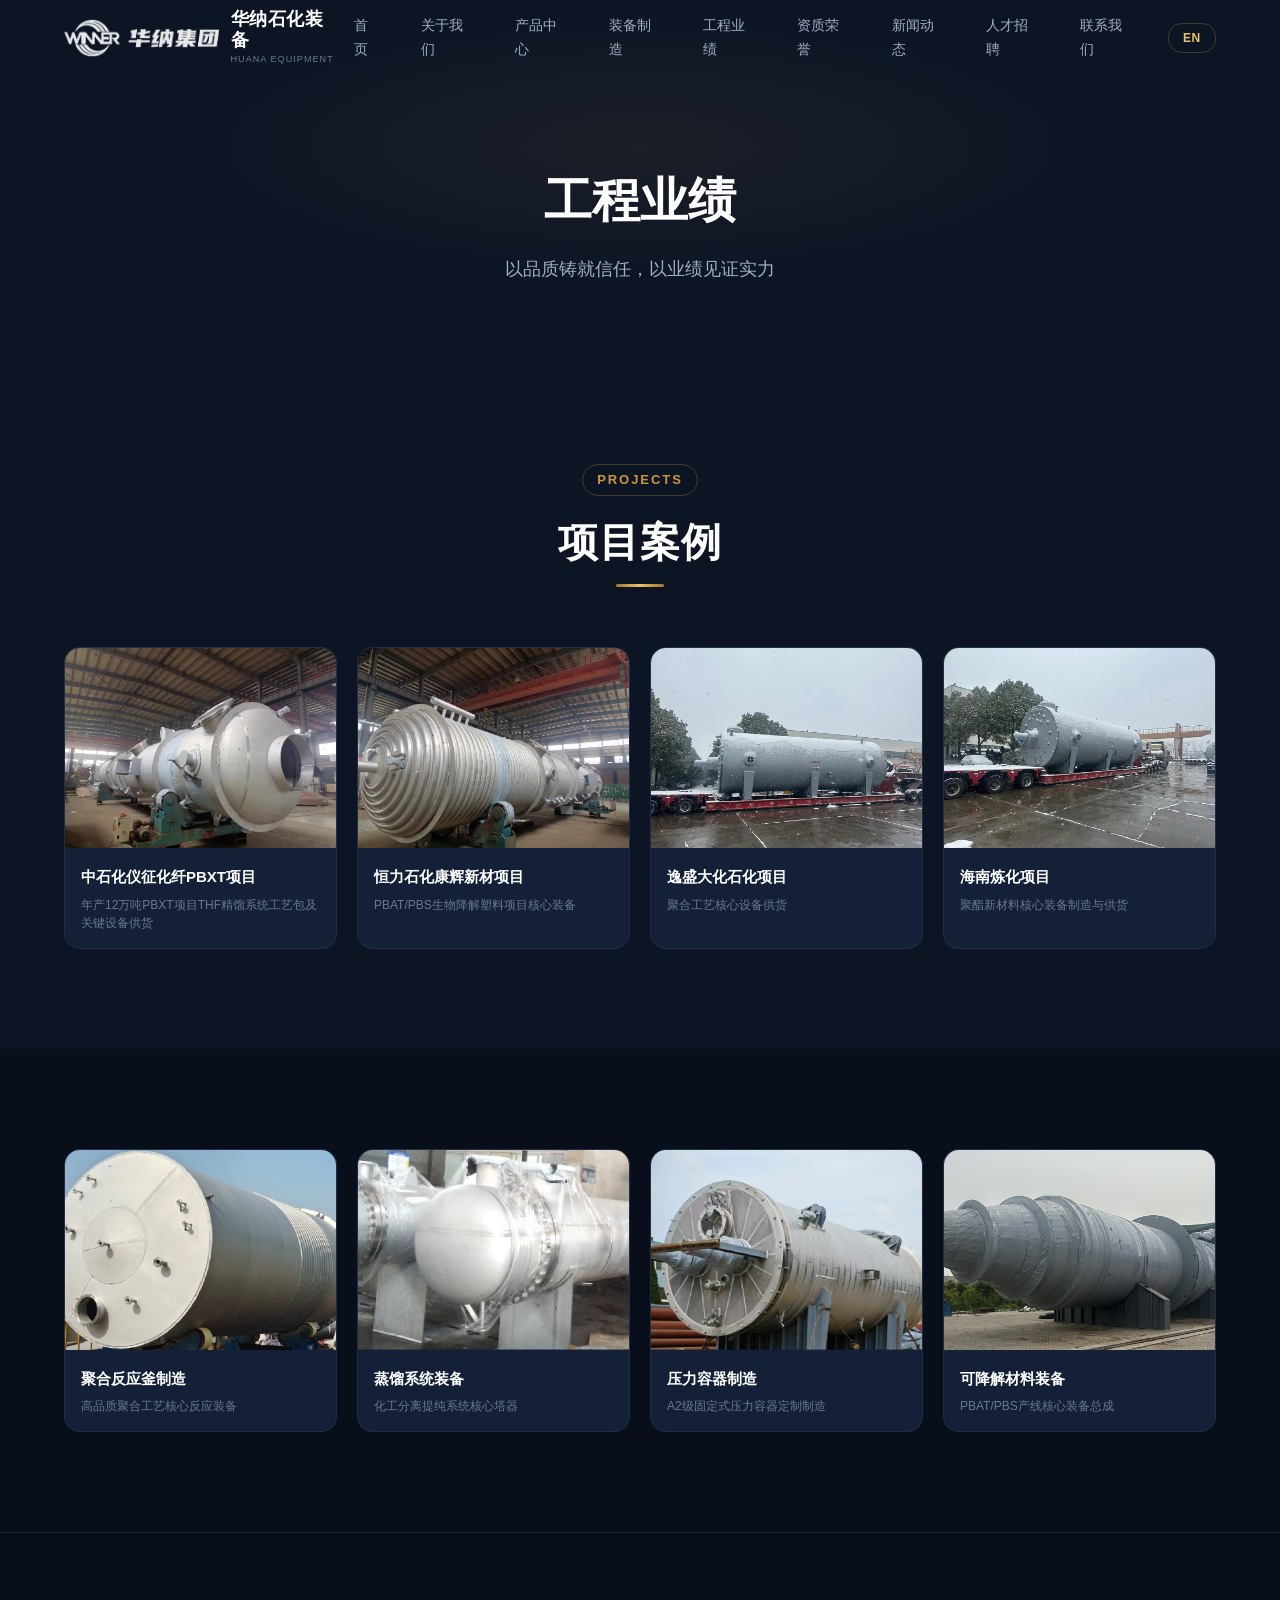
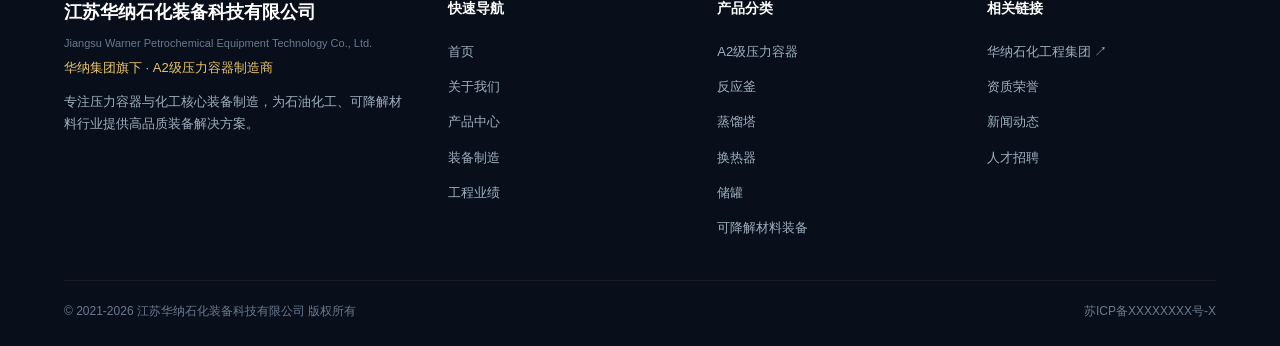
<file: projects.html>
<!DOCTYPE html>
<html lang="zh-CN">
<head>
    <meta charset="UTF-8">
    <meta name="viewport" content="width=device-width, initial-scale=1.0">
    <title>工程业绩 - 江苏华纳石化装备科技有限公司 | 压力容器与化工装备项目案例</title>
    <meta name="description" content="华纳装备工程业绩展示：为中石化、恒力石化、逸盛石化、中海油等客户提供压力容器及化工核心装备，覆盖石油化工、可降解材料、环保工程等领域。">
    <meta name="robots" content="index, follow">
    <link rel="icon" href="images/logo-main.png">
    <link rel="stylesheet" href="css/style.css">
</head>
<body>
    <div id="global-header"></div>

    <section class="page-banner">
        <div class="page-banner-bg"></div>
        <div class="container page-banner-content">
            <h1>工程业绩</h1>
            <p>以品质铸就信任，以业绩见证实力</p>
        </div>
    </section>

    <!-- ====== 项目照片展示 ====== -->
    <section class="section section-dark">
        <div class="container">
            <div class="section-header">
                <span class="section-tag">PROJECTS</span>
                <h2 class="section-title">项目案例</h2>
                <div class="section-divider"></div>
            </div>
            <div class="projects-gallery">
                <div class="project-card">
                    <div class="project-img">
                        <img src="images/photos/488a5c5f-7101-4ce5-868a-843bc14eb239.jpg" alt="工程项目" loading="lazy">
                    </div>
                    <h3>中石化仪征化纤PBXT项目</h3>
                    <p>年产12万吨PBXT项目THF精馏系统工艺包及关键设备供货</p>
                </div>
                <div class="project-card">
                    <div class="project-img">
                        <img src="images/photos/72bb0b32-5ed4-4499-9a77-da54bbc9ef32.jpg" alt="工程项目" loading="lazy">
                    </div>
                    <h3>恒力石化康辉新材项目</h3>
                    <p>PBAT/PBS生物降解塑料项目核心装备</p>
                </div>
                <div class="project-card">
                    <div class="project-img">
                        <img src="images/photos/6ce643b8-5e10-4ecb-bb9a-48260ba8f2e2.jpg" alt="工程项目" loading="lazy">
                    </div>
                    <h3>逸盛大化石化项目</h3>
                    <p>聚合工艺核心设备供货</p>
                </div>
                <div class="project-card">
                    <div class="project-img">
                        <img src="images/photos/259bc329-b0f0-433d-89f7-5d2660e57558.jpg" alt="工程项目" loading="lazy">
                    </div>
                    <h3>海南炼化项目</h3>
                    <p>聚酯新材料核心装备制造与供货</p>
                </div>
            </div>
        </div>
    </section>

    <!-- ====== 更多项目展示 ====== -->
    <section class="section">
        <div class="container">
            <div class="projects-gallery">
                <div class="project-card">
                    <div class="project-img">
                        <img src="images/photos/79181eb7-9983-48b3-a550-da261d5d9eac.png" alt="装备项目" loading="lazy">
                    </div>
                    <h3>聚合反应釜制造</h3>
                    <p>高品质聚合工艺核心反应装备</p>
                </div>
                <div class="project-card">
                    <div class="project-img">
                        <img src="images/photos/85b9a6de-4941-4733-8524-83471bebf9ed.png" alt="装备项目" loading="lazy">
                    </div>
                    <h3>蒸馏系统装备</h3>
                    <p>化工分离提纯系统核心塔器</p>
                </div>
                <div class="project-card">
                    <div class="project-img">
                        <img src="images/photos/faf72043-ed87-4151-b130-878f2b018457.png" alt="装备项目" loading="lazy">
                    </div>
                    <h3>压力容器制造</h3>
                    <p>A2级固定式压力容器定制制造</p>
                </div>
                <div class="project-card">
                    <div class="project-img">
                        <img src="images/photos/309c9249-f40d-4c4a-9041-c62edbf60d06.png" alt="装备项目" loading="lazy">
                    </div>
                    <h3>可降解材料装备</h3>
                    <p>PBAT/PBS产线核心装备总成</p>
                </div>
            </div>
        </div>
    </section>

    <div id="global-footer"></div>
    <script src="js/components.js"></script>
    <script src="js/main.js"></script>
</body>
</html>
</file>
<file: css/style.css>
/* ============================================================
   华纳石化装备 - 高端企业官网样式
   Design: Dark Luxury Industrial
   ============================================================ */

/* ---- CSS Variables ---- */
:root {
    --bg-deep: #080e1a;
    --bg-dark: #0d1525;
    --bg-surface: #111d30;
    --bg-surface-hover: #162538;
    --bg-card: #132038;
    --gold: #c8963e;
    --gold-light: #e8c56d;
    --gold-dim: #a07828;
    --gold-glow: rgba(200, 150, 62, 0.15);
    --text-primary: #e8ecf1;
    --text-secondary: #a0b0c0;
    --text-muted: #6a7a8e;
    --border-subtle: rgba(255, 255, 255, 0.06);
    --border-gold: rgba(200, 150, 62, 0.3);
    --radius-sm: 6px;
    --radius: 10px;
    --radius-lg: 16px;
    --shadow-card: 0 4px 24px rgba(0, 0, 0, 0.3);
    --shadow-gold: 0 0 40px rgba(200, 150, 62, 0.08);
    --transition: 0.3s cubic-bezier(0.4, 0, 0.2, 1);
    --font-cn: 'PingFang SC', 'Microsoft YaHei', 'Noto Sans SC', sans-serif;
    --font-en: 'Inter', 'SF Pro Display', -apple-system, sans-serif;
}

/* ---- Reset & Base ---- */
*, *::before, *::after { box-sizing: border-box; margin: 0; padding: 0; }

html {
    scroll-behavior: smooth;
    scroll-padding-top: 80px;
}

body {
    font-family: var(--font-cn);
    background: var(--bg-deep);
    color: var(--text-primary);
    line-height: 1.7;
    overflow-x: hidden;
    -webkit-font-smoothing: antialiased;
}

.container {
    max-width: 1200px;
    margin: 0 auto;
    padding: 0 24px;
}

a { color: inherit; text-decoration: none; }
ul { list-style: none; }
img { max-width: 100%; display: block; }
strong { color: #fff; font-weight: 600; }

/* ---- Typography ---- */
.section {
    padding: 100px 0;
    position: relative;
}

.section-dark {
    background: var(--bg-dark);
}

.section-header {
    text-align: center;
    margin-bottom: 60px;
}

.section-tag {
    display: inline-block;
    font-family: var(--font-en);
    font-size: 13px;
    font-weight: 600;
    letter-spacing: 0.15em;
    color: var(--gold);
    text-transform: uppercase;
    margin-bottom: 12px;
    padding: 4px 14px;
    border: 1px solid var(--border-gold);
    border-radius: 20px;
}

.section-title {
    font-size: clamp(28px, 4vw, 40px);
    font-weight: 700;
    color: #fff;
    margin-bottom: 8px;
    letter-spacing: 0.02em;
}

.section-subtitle {
    font-size: 16px;
    color: var(--text-secondary);
    font-weight: 400;
    margin-bottom: 16px;
}

.section-divider {
    width: 48px;
    height: 3px;
    background: linear-gradient(90deg, var(--gold-dim), var(--gold-light), var(--gold-dim));
    margin: 0 auto;
    border-radius: 2px;
}

/* ---- Buttons ---- */
.btn {
    display: inline-flex;
    align-items: center;
    justify-content: center;
    padding: 14px 36px;
    font-size: 15px;
    font-weight: 600;
    border-radius: var(--radius);
    transition: all var(--transition);
    cursor: pointer;
    border: none;
    position: relative;
    overflow: hidden;
    letter-spacing: 0.03em;
}

.btn-primary {
    background: linear-gradient(135deg, var(--gold-dim) 0%, var(--gold) 50%, var(--gold-light) 100%);
    color: #0a111f;
    box-shadow: 0 4px 20px rgba(200, 150, 62, 0.25);
}
.btn-primary:hover {
    transform: translateY(-2px);
    box-shadow: 0 8px 30px rgba(200, 150, 62, 0.4);
    color: #0a111f;
}

.btn-outline {
    background: transparent;
    color: #fff;
    border: 1.5px solid rgba(255, 255, 255, 0.3);
}
.btn-outline:hover {
    border-color: var(--gold);
    color: var(--gold-light);
    background: rgba(200, 150, 62, 0.06);
}

.btn-block {
    width: 100%;
}

/* ==================== HEADER ==================== */
.header {
    position: fixed;
    top: 0;
    left: 0;
    right: 0;
    z-index: 1000;
    padding: 0;
    transition: all 0.4s ease;
    background: transparent;
}

.header.scrolled {
    background: rgba(8, 14, 26, 0.92);
    backdrop-filter: blur(20px);
    -webkit-backdrop-filter: blur(20px);
    border-bottom: 1px solid var(--border-subtle);
    box-shadow: 0 4px 30px rgba(0, 0, 0, 0.3);
}

.header-inner {
    display: flex;
    align-items: center;
    justify-content: space-between;
    height: 76px;
}

/* Logo */
.logo {
    display: flex;
    align-items: center;
    gap: 12px;
    z-index: 1001;
}

.logo-mark svg { display: block; }

.logo-img {
    height: 40px;
    width: auto;
    display: block;
    filter: brightness(0) invert(1);
    opacity: 0.9;
}

.logo-text {
    display: flex;
    flex-direction: column;
}

.logo-title {
    font-size: 18px;
    font-weight: 700;
    color: #fff;
    letter-spacing: 0.03em;
    line-height: 1.2;
}

.logo-subtitle {
    font-size: 9px;
    font-family: var(--font-en);
    color: var(--text-muted);
    letter-spacing: 0.12em;
    font-weight: 500;
}

/* Navigation */
.nav-list {
    display: flex;
    gap: 4px;
}

.nav-link {
    display: block;
    padding: 8px 18px;
    font-size: 14px;
    font-weight: 500;
    color: var(--text-secondary);
    border-radius: var(--radius-sm);
    transition: all var(--transition);
    position: relative;
}

.nav-link:hover,
.nav-link.active {
    color: var(--gold-light);
}

.nav-link.active::after {
    content: '';
    position: absolute;
    bottom: 2px;
    left: 50%;
    transform: translateX(-50%);
    width: 16px;
    height: 2px;
    background: var(--gold);
    border-radius: 1px;
}

/* Menu Toggle */
.menu-toggle {
    display: none;
    flex-direction: column;
    gap: 5px;
    background: none;
    border: none;
    cursor: pointer;
    padding: 8px;
    z-index: 1001;
}

.menu-toggle span {
    display: block;
    width: 24px;
    height: 2px;
    background: #fff;
    border-radius: 2px;
    transition: all var(--transition);
}

.menu-toggle.active span:nth-child(1) {
    transform: rotate(45deg) translate(5px, 5px);
}
.menu-toggle.active span:nth-child(2) {
    opacity: 0;
}
.menu-toggle.active span:nth-child(3) {
    transform: rotate(-45deg) translate(5px, -5px);
}

/* ==================== HERO ==================== */
.hero {
    min-height: 100vh;
    display: flex;
    align-items: center;
    justify-content: center;
    position: relative;
    overflow: hidden;
    padding: 120px 0 80px;
}

.hero-bg {
    position: absolute;
    inset: 0;
    background:
        radial-gradient(ellipse 80% 60% at 30% 20%, rgba(200, 150, 62, 0.06) 0%, transparent 60%),
        radial-gradient(ellipse 60% 80% at 70% 60%, rgba(20, 40, 80, 0.4) 0%, transparent 60%),
        var(--bg-deep);
}

.hero-grid-overlay {
    position: absolute;
    inset: 0;
    background-image:
        linear-gradient(rgba(200, 150, 62, 0.03) 1px, transparent 1px),
        linear-gradient(90deg, rgba(200, 150, 62, 0.03) 1px, transparent 1px);
    background-size: 60px 60px;
    mask-image: radial-gradient(ellipse 80% 80% at 50% 40%, black 30%, transparent 70%);
}

.hero-glow {
    position: absolute;
    border-radius: 50%;
    filter: blur(120px);
    opacity: 0.15;
}

.hero-glow-1 {
    width: 600px;
    height: 600px;
    background: radial-gradient(circle, var(--gold) 0%, transparent 70%);
    top: -200px;
    left: -100px;
}

.hero-glow-2 {
    width: 400px;
    height: 400px;
    background: radial-gradient(circle, #1a4a8a 0%, transparent 70%);
    bottom: -100px;
    right: -50px;
}

.hero-content {
    position: relative;
    z-index: 2;
    text-align: center;
    max-width: 900px;
}

.hero-badge-row {
    display: flex;
    justify-content: center;
    gap: 12px;
    margin-bottom: 28px;
    flex-wrap: wrap;
}

.hero-badge {
    display: inline-block;
    padding: 6px 18px;
    font-size: 13px;
    font-weight: 500;
    color: var(--text-secondary);
    border: 1px solid rgba(255, 255, 255, 0.12);
    border-radius: 20px;
    letter-spacing: 0.04em;
}

.hero-badge-accent {
    border-color: var(--border-gold);
    color: var(--gold-light);
}

.hero-title {
    margin-bottom: 24px;
}

.hero-title-line1 {
    display: block;
    font-size: clamp(24px, 5vw, 44px);
    font-weight: 800;
    color: #fff;
    letter-spacing: 0.04em;
    margin-bottom: 10px;
    line-height: 1.2;
}

.hero-title-line2 {
    display: block;
    font-size: clamp(16px, 2.5vw, 22px);
    font-weight: 500;
    color: var(--gold-light);
    letter-spacing: 0.2em;
    margin-bottom: 10px;
}

.hero-title-line3 {
    display: block;
    font-size: clamp(11px, 1.5vw, 14px);
    color: var(--text-muted);
    font-family: var(--font-en);
    letter-spacing: 0.06em;
    font-weight: 400;
}

.hero-desc {
    font-size: clamp(14px, 1.8vw, 17px);
    color: var(--text-secondary);
    line-height: 1.8;
    margin-bottom: 36px;
    max-width: 680px;
    margin-left: auto;
    margin-right: auto;
}

.hero-br { display: none; }

.hero-cta {
    display: flex;
    gap: 16px;
    justify-content: center;
    margin-bottom: 56px;
}

.hero-stats {
    display: flex;
    justify-content: center;
    align-items: center;
    gap: 0;
    padding: 24px 0;
}

.hero-stat {
    text-align: center;
    padding: 0 28px;
}

.hero-stat-num {
    display: block;
    font-size: 28px;
    font-weight: 700;
    color: #fff;
    font-family: var(--font-en);
    margin-bottom: 4px;
}

.hero-stat-num .counter {
    font-family: var(--font-en);
}

.hero-stat-cert {
    font-size: 14px;
    color: var(--gold-light);
    font-weight: 600;
    margin-left: 2px;
}

.hero-stat-label {
    font-size: 12px;
    color: var(--text-muted);
    letter-spacing: 0.04em;
}

.hero-stat-divider {
    width: 1px;
    height: 32px;
    background: rgba(255, 255, 255, 0.1);
}

.hero-scroll {
    position: absolute;
    bottom: 32px;
    left: 50%;
    transform: translateX(-50%);
    display: flex;
    flex-direction: column;
    align-items: center;
    gap: 8px;
    z-index: 2;
}

.hero-scroll span {
    font-size: 11px;
    color: var(--text-muted);
    letter-spacing: 0.1em;
}

.hero-scroll-line {
    width: 1px;
    height: 32px;
    background: linear-gradient(to bottom, var(--gold-dim), transparent);
    animation: scrollLine 2s ease-in-out infinite;
}

@keyframes scrollLine {
    0%, 100% { opacity: 0.3; transform: scaleY(0.5); }
    50% { opacity: 1; transform: scaleY(1); }
}

/* ==================== ABOUT ==================== */
.about-grid {
    display: grid;
    grid-template-columns: 380px 1fr;
    gap: 64px;
    align-items: start;
}

.about-visual {
    display: flex;
    flex-direction: column;
    align-items: center;
    gap: 32px;
}

.about-visual-main {
    width: 100%;
    background: var(--bg-card);
    border: 1px solid var(--border-subtle);
    border-radius: var(--radius-lg);
    padding: 48px 24px;
    text-align: center;
    display: flex;
    flex-direction: column;
    align-items: center;
    gap: 20px;
}

.about-icon-hex {
    width: 100px;
    height: 100px;
    display: flex;
    align-items: center;
    justify-content: center;
    background: rgba(200, 150, 62, 0.06);
    border-radius: 50%;
    border: 1px solid var(--border-gold);
}

.about-visual-caption {
    font-size: 14px;
    color: var(--text-secondary);
    line-height: 1.6;
}

.about-visual-stats {
    display: grid;
    grid-template-columns: 1fr 1fr 1fr;
    gap: 12px;
    width: 100%;
}

.about-stat {
    background: var(--bg-card);
    border: 1px solid var(--border-subtle);
    border-radius: var(--radius);
    padding: 16px 12px;
    text-align: center;
}

.about-stat-num {
    display: block;
    font-size: 22px;
    font-weight: 700;
    color: var(--gold-light);
    font-family: var(--font-en);
    margin-bottom: 2px;
}

.about-stat-num small {
    font-size: 12px;
    font-weight: 400;
    margin-left: 2px;
}

.about-stat span:last-child {
    font-size: 11px;
    color: var(--text-muted);
}

.about-content {
    display: flex;
    flex-direction: column;
    gap: 20px;
}

.about-intro {
    font-size: 15px;
    color: var(--text-secondary);
    line-height: 1.9;
}

.about-highlights {
    display: flex;
    flex-direction: column;
    gap: 16px;
    margin-top: 12px;
}

.about-highlight {
    display: flex;
    gap: 16px;
    padding: 16px 20px;
    background: var(--bg-card);
    border: 1px solid var(--border-subtle);
    border-radius: var(--radius);
    transition: all var(--transition);
}

.about-highlight:hover {
    border-color: var(--border-gold);
    background: var(--bg-surface-hover);
}

.highlight-num {
    font-family: var(--font-en);
    font-size: 28px;
    font-weight: 700;
    color: var(--gold);
    opacity: 0.4;
    line-height: 1;
    min-width: 40px;
}

.about-highlight h4 {
    font-size: 15px;
    color: #fff;
    margin-bottom: 4px;
}

.about-highlight p {
    font-size: 13px;
    color: var(--text-muted);
}

/* ==================== PRODUCTS ==================== */

/* Featured Product */
.product-featured {
    margin-bottom: 48px;
    position: relative;
    background: var(--bg-card);
    border: 1px solid var(--border-gold);
    border-radius: var(--radius-lg);
    overflow: hidden;
    box-shadow: var(--shadow-gold);
}

.product-featured-tag {
    position: absolute;
    top: 16px;
    left: 16px;
    padding: 5px 14px;
    background: linear-gradient(135deg, var(--gold-dim), var(--gold));
    color: #0a111f;
    font-size: 12px;
    font-weight: 700;
    border-radius: var(--radius-sm);
    letter-spacing: 0.06em;
    z-index: 2;
}

.product-featured-content {
    display: grid;
    grid-template-columns: 1fr 260px;
    gap: 48px;
    padding: 48px;
}

.product-featured-text h3 {
    font-size: 26px;
    color: #fff;
    margin-bottom: 16px;
    font-weight: 700;
}

.product-featured-desc {
    color: var(--text-secondary);
    font-size: 15px;
    line-height: 1.8;
    margin-bottom: 24px;
}

.product-featured-specs {
    display: grid;
    grid-template-columns: 1fr 1fr;
    gap: 12px;
}

.product-featured-specs li {
    display: flex;
    flex-direction: column;
    gap: 2px;
    padding: 10px 14px;
    background: rgba(255, 255, 255, 0.02);
    border-radius: var(--radius-sm);
}

.spec-label {
    font-size: 11px;
    color: var(--text-muted);
    letter-spacing: 0.04em;
}

.spec-value {
    font-size: 13px;
    color: var(--text-primary);
    font-weight: 500;
}

.product-featured-visual {
    display: flex;
    align-items: center;
    justify-content: center;
    background: rgba(0, 0, 0, 0.25);
    border-radius: var(--radius);
    min-height: 260px;
}

.product-visual-card svg {
    filter: drop-shadow(0 4px 20px rgba(200, 150, 62, 0.2));
}

/* Products Grid */
.products-grid {
    display: grid;
    grid-template-columns: repeat(3, 1fr);
    gap: 20px;
}

.product-card {
    background: var(--bg-card);
    border: 1px solid var(--border-subtle);
    border-radius: var(--radius-lg);
    padding: 32px 24px;
    transition: all var(--transition);
    display: flex;
    flex-direction: column;
    gap: 14px;
}

.product-card:hover {
    border-color: var(--border-gold);
    transform: translateY(-4px);
    box-shadow: var(--shadow-gold), var(--shadow-card);
}

.product-card-icon {
    width: 56px;
    height: 56px;
    display: flex;
    align-items: center;
    justify-content: center;
    background: rgba(200, 150, 62, 0.06);
    border-radius: var(--radius);
    border: 1px solid var(--border-gold);
}

.product-card h3 {
    font-size: 17px;
    font-weight: 600;
    color: #fff;
}

.product-card p {
    font-size: 13px;
    color: var(--text-secondary);
    line-height: 1.7;
    flex: 1;
}

.product-tag {
    display: inline-block;
    padding: 4px 10px;
    background: rgba(200, 150, 62, 0.1);
    color: var(--gold-light);
    font-size: 11px;
    border-radius: 12px;
    letter-spacing: 0.04em;
    align-self: flex-start;
}

/* ==================== STRENGTH ==================== */
.strength-grid {
    display: grid;
    grid-template-columns: repeat(4, 1fr);
    gap: 20px;
}

.strength-card {
    background: var(--bg-card);
    border: 1px solid var(--border-subtle);
    border-radius: var(--radius-lg);
    padding: 32px 24px;
    position: relative;
    transition: all var(--transition);
    overflow: hidden;
}

.strength-card:hover {
    border-color: var(--border-gold);
    transform: translateY(-4px);
    box-shadow: var(--shadow-gold);
}

.strength-card-num {
    position: absolute;
    top: 16px;
    right: 20px;
    font-family: var(--font-en);
    font-size: 48px;
    font-weight: 800;
    color: rgba(200, 150, 62, 0.06);
    line-height: 1;
}

.strength-card-icon {
    margin-bottom: 16px;
}

.strength-card h3 {
    font-size: 17px;
    font-weight: 600;
    color: #fff;
    margin-bottom: 10px;
}

.strength-card p {
    font-size: 13px;
    color: var(--text-secondary);
    line-height: 1.8;
}

/* ==================== NEWS ==================== */
.news-grid {
    display: grid;
    grid-template-columns: repeat(3, 1fr);
    gap: 20px;
}

.news-card {
    background: var(--bg-card);
    border: 1px solid var(--border-subtle);
    border-radius: var(--radius-lg);
    overflow: hidden;
    transition: all var(--transition);
}

.news-card:hover {
    border-color: var(--border-gold);
    transform: translateY(-4px);
    box-shadow: var(--shadow-gold);
}

.news-card-date {
    padding: 20px 24px 0;
    display: flex;
    align-items: baseline;
    gap: 6px;
}

.news-num {
    font-family: var(--font-en);
    font-size: 28px;
    font-weight: 700;
    color: var(--gold-light);
}

.news-month {
    font-size: 13px;
    color: var(--text-muted);
}

.news-card-body {
    padding: 12px 24px 24px;
}

.news-card-body h3 {
    font-size: 16px;
    font-weight: 600;
    color: #fff;
    margin-bottom: 8px;
    line-height: 1.5;
}

.news-card-body p {
    font-size: 13px;
    color: var(--text-secondary);
    line-height: 1.7;
    margin-bottom: 12px;
}

.news-tag {
    display: inline-block;
    padding: 3px 10px;
    background: rgba(200, 150, 62, 0.1);
    color: var(--gold-light);
    font-size: 11px;
    border-radius: 12px;
}

/* ==================== CONTACT ==================== */
.contact-section {
    /* uses .section-dark */
}

.contact-grid {
    display: grid;
    grid-template-columns: 1fr 1fr;
    gap: 48px;
}

.contact-info-cards {
    display: flex;
    flex-direction: column;
    gap: 14px;
}

.contact-info-card {
    display: flex;
    gap: 16px;
    align-items: flex-start;
    padding: 20px;
    background: var(--bg-card);
    border: 1px solid var(--border-subtle);
    border-radius: var(--radius);
    transition: all var(--transition);
}

.contact-info-card:hover {
    border-color: var(--border-gold);
}

.contact-info-card svg {
    flex-shrink: 0;
    margin-top: 2px;
}

.contact-info-card h4 {
    font-size: 15px;
    color: #fff;
    margin-bottom: 4px;
}

.contact-info-card p {
    font-size: 13px;
    color: var(--text-secondary);
    line-height: 1.6;
}

.contact-form-wrapper {
    background: var(--bg-card);
    border: 1px solid var(--border-subtle);
    border-radius: var(--radius-lg);
    padding: 36px;
}

.contact-form-wrapper h3 {
    font-size: 20px;
    color: #fff;
    margin-bottom: 6px;
}

.contact-form-desc {
    font-size: 13px;
    color: var(--text-muted);
    margin-bottom: 24px;
}

.contact-form {
    display: flex;
    flex-direction: column;
    gap: 14px;
}

.form-row {
    display: grid;
    grid-template-columns: 1fr 1fr;
    gap: 14px;
}

.contact-form input,
.contact-form textarea {
    width: 100%;
    padding: 12px 16px;
    background: rgba(255, 255, 255, 0.04);
    border: 1px solid rgba(255, 255, 255, 0.1);
    border-radius: var(--radius-sm);
    color: #fff;
    font-size: 14px;
    font-family: var(--font-cn);
    transition: all var(--transition);
    outline: none;
}

.contact-form input:focus,
.contact-form textarea:focus {
    border-color: var(--gold);
    background: rgba(200, 150, 62, 0.04);
    box-shadow: 0 0 0 3px rgba(200, 150, 62, 0.08);
}

.contact-form input::placeholder,
.contact-form textarea::placeholder {
    color: var(--text-muted);
}

.contact-form textarea {
    resize: vertical;
    min-height: 100px;
}

.contact-form .btn {
    margin-top: 4px;
}

/* ==================== FOOTER ==================== */
.footer {
    background: var(--bg-deep);
    border-top: 1px solid var(--border-subtle);
    padding: 64px 0 24px;
}

.footer-grid {
    display: grid;
    grid-template-columns: 1.5fr 1fr 1fr 1fr;
    gap: 40px;
    margin-bottom: 40px;
}

.footer-brand h3 {
    font-size: 18px;
    color: #fff;
    margin-bottom: 6px;
}

.footer-brand-en {
    font-family: var(--font-en);
    font-size: 11px;
    color: var(--text-muted);
    margin-bottom: 4px;
}

.footer-brand-tagline {
    font-size: 13px;
    color: var(--gold-light);
    margin-bottom: 12px;
}

.footer-brand-desc {
    font-size: 13px;
    color: var(--text-secondary);
    line-height: 1.7;
}

.footer-links h4 {
    font-size: 14px;
    color: #fff;
    margin-bottom: 16px;
}

.footer-links ul {
    display: flex;
    flex-direction: column;
    gap: 8px;
}

.footer-links a {
    font-size: 13px;
    color: var(--text-secondary);
    transition: color var(--transition);
}

.footer-links a:hover {
    color: var(--gold-light);
}

.footer-bottom {
    padding-top: 20px;
    border-top: 1px solid var(--border-subtle);
    display: flex;
    justify-content: space-between;
    align-items: center;
    font-size: 12px;
    color: var(--text-muted);
}

.footer-icp {
    font-family: var(--font-en);
}

/* ==================== BACK TO TOP ==================== */
.back-to-top {
    position: fixed;
    bottom: 32px;
    right: 32px;
    width: 44px;
    height: 44px;
    background: var(--bg-card);
    border: 1px solid var(--border-subtle);
    border-radius: 50%;
    display: flex;
    align-items: center;
    justify-content: center;
    cursor: pointer;
    opacity: 0;
    visibility: hidden;
    transform: translateY(12px);
    transition: all var(--transition);
    z-index: 999;
    color: var(--text-secondary);
}

.back-to-top.visible {
    opacity: 1;
    visibility: visible;
    transform: translateY(0);
}

.back-to-top:hover {
    border-color: var(--gold);
    color: var(--gold-light);
    background: var(--bg-surface-hover);
}

/* ==================== ANIMATIONS ==================== */
.fade-in {
    opacity: 0;
    transform: translateY(24px);
    transition: opacity 0.7s ease, transform 0.7s ease;
}

.fade-in.visible {
    opacity: 1;
    transform: translateY(0);
}

/* ==================== RESPONSIVE ==================== */
@media (max-width: 1024px) {
    .about-grid {
        grid-template-columns: 1fr;
        gap: 40px;
    }

    .about-visual {
        max-width: 500px;
        margin: 0 auto;
    }

    .products-grid {
        grid-template-columns: repeat(2, 1fr);
    }

    .strength-grid {
        grid-template-columns: repeat(2, 1fr);
    }

    .footer-grid {
        grid-template-columns: 1fr 1fr;
    }
}

@media (max-width: 768px) {
    .section {
        padding: 64px 0;
    }

    .section-header {
        margin-bottom: 40px;
    }

    /* Mobile nav */
    .menu-toggle {
        display: flex;
    }

    .nav {
        position: fixed;
        top: 0;
        left: 0;
        right: 0;
        bottom: 0;
        background: rgba(8, 14, 26, 0.97);
        backdrop-filter: blur(20px);
        -webkit-backdrop-filter: blur(20px);
        display: flex;
        align-items: center;
        justify-content: center;
        opacity: 0;
        visibility: hidden;
        transition: all 0.35s ease;
    }

    .nav.open {
        opacity: 1;
        visibility: visible;
    }

    .nav-list {
        flex-direction: column;
        align-items: center;
        gap: 8px;
    }

    .nav-link {
        font-size: 18px;
        padding: 12px 24px;
    }

    /* Hero */
    .hero-stats {
        flex-wrap: wrap;
        gap: 16px;
    }

    .hero-stat-divider {
        display: none;
    }

    .hero-stat {
        padding: 0 16px;
    }

    /* Featured product */
    .product-featured-content {
        grid-template-columns: 1fr;
        padding: 32px 20px;
    }

    .product-featured-visual {
        min-height: 180px;
    }

    /* Grids */
    .products-grid {
        grid-template-columns: 1fr;
    }

    .strength-grid {
        grid-template-columns: 1fr;
    }

    .news-grid {
        grid-template-columns: 1fr;
    }

    .contact-grid {
        grid-template-columns: 1fr;
    }

    .form-row {
        grid-template-columns: 1fr;
    }

    .footer-grid {
        grid-template-columns: 1fr;
        gap: 24px;
    }
}

@media (max-width: 480px) {
    .hero-cta {
        flex-direction: column;
        align-items: center;
    }

    .hero-badge-row {
        flex-direction: column;
        align-items: center;
    }

    .product-featured-specs {
        grid-template-columns: 1fr;
    }
}

/* ==================== NEW PAGES: COMMON ==================== */
/* Page Banner */
.page-banner {
    padding: 160px 0 80px;
    position: relative;
    text-align: center;
    overflow: hidden;
}

.page-banner-bg {
    position: absolute;
    inset: 0;
    background: radial-gradient(ellipse 60% 60% at 50% 40%, rgba(200,150,62,0.08) 0%, transparent 60%), var(--bg-dark);
}

.page-banner-content {
    position: relative;
    z-index: 2;
}

.page-banner-content h1 {
    font-size: clamp(32px, 5vw, 48px);
    font-weight: 800;
    color: #fff;
    margin-bottom: 12px;
}

.page-banner-content p {
    color: var(--text-secondary);
    font-size: clamp(14px, 2vw, 18px);
}

/* About Detail */
.about-detail-grid {
    display: grid;
    grid-template-columns: 1fr 280px;
    gap: 48px;
    align-items: start;
}

.about-detail-text {
    font-size: 15px;
    color: var(--text-secondary);
    line-height: 1.9;
}

.about-detail-text p { margin-bottom: 16px; }

.about-detail-stats {
    display: grid;
    grid-template-columns: 1fr 1fr;
    gap: 12px;
}

.detail-stat {
    background: var(--bg-card);
    border: 1px solid var(--border-subtle);
    border-radius: var(--radius);
    padding: 20px 16px;
    text-align: center;
}

.detail-stat-num {
    display: block;
    font-family: var(--font-en);
    font-size: 26px;
    font-weight: 700;
    color: var(--gold-light);
    margin-bottom: 4px;
}

.detail-stat-num small { font-size: 12px; font-weight: 400; }
.detail-stat span:last-child { font-size: 12px; color: var(--text-muted); }

/* Culture */
.culture-grid {
    display: grid;
    grid-template-columns: repeat(3, 1fr);
    gap: 24px;
}

.culture-card {
    background: var(--bg-card);
    border: 1px solid var(--border-subtle);
    border-radius: var(--radius-lg);
    padding: 40px 24px;
    text-align: center;
    transition: all var(--transition);
}

.culture-card:hover {
    border-color: var(--border-gold);
    transform: translateY(-4px);
    box-shadow: var(--shadow-gold);
}

.culture-icon { font-size: 40px; margin-bottom: 16px; }
.culture-card h3 { font-size: 18px; color: #fff; margin-bottom: 12px; }
.culture-card p { font-size: 15px; color: var(--text-secondary); line-height: 1.7; }

/* Equipment */
.equipment-intro {
    max-width: 900px;
    margin: 0 auto;
    font-size: 16px;
    line-height: 2;
    color: var(--text-secondary);
    text-align: center;
}

.equipment-showcase {
    display: grid;
    grid-template-columns: repeat(2, 1fr);
    gap: 24px;
}

.equipment-item {
    background: var(--bg-card);
    border: 1px solid var(--border-subtle);
    border-radius: var(--radius-lg);
    overflow: hidden;
    transition: all var(--transition);
}

.equipment-item:hover {
    border-color: var(--border-gold);
    transform: translateY(-4px);
    box-shadow: var(--shadow-gold);
}

.equipment-item-img {
    width: 100%;
    height: 240px;
    overflow: hidden;
    background: var(--bg-surface);
}

.equipment-item-img img {
    width: 100%;
    height: 100%;
    object-fit: cover;
    transition: transform 0.5s ease;
}

.equipment-item:hover .equipment-item-img img {
    transform: scale(1.05);
}

.equipment-item h3 {
    font-size: 17px;
    color: #fff;
    padding: 20px 20px 8px;
}

.equipment-item p {
    font-size: 13px;
    color: var(--text-secondary);
    padding: 0 20px 20px;
    line-height: 1.6;
}

/* Materials */
.materials-grid {
    display: grid;
    grid-template-columns: repeat(4, 1fr);
    gap: 16px;
}

.material-card {
    background: var(--bg-card);
    border: 1px solid var(--border-gold);
    border-radius: var(--radius);
    padding: 28px 16px;
    text-align: center;
    font-size: 16px;
    font-weight: 600;
    color: var(--gold-light);
    transition: all var(--transition);
}

.material-card:hover {
    background: rgba(200,150,62,0.1);
    box-shadow: var(--shadow-gold);
}

/* Clients */
.clients-grid {
    display: grid;
    grid-template-columns: repeat(3, 1fr);
    gap: 24px;
}

.client-group {
    background: var(--bg-card);
    border: 1px solid var(--border-subtle);
    border-radius: var(--radius-lg);
    padding: 24px;
}

.client-group h4 {
    font-size: 15px;
    color: var(--gold-light);
    margin-bottom: 12px;
    padding-bottom: 8px;
    border-bottom: 1px solid var(--border-gold);
}

.client-group ul { list-style: none; display: flex; flex-direction: column; gap: 6px; }
.client-group li { font-size: 13px; color: var(--text-secondary); padding-left: 4px; }

/* Projects Gallery */
.projects-gallery {
    display: grid;
    grid-template-columns: repeat(4, 1fr);
    gap: 20px;
}

.project-card {
    background: var(--bg-card);
    border: 1px solid var(--border-subtle);
    border-radius: var(--radius-lg);
    overflow: hidden;
    transition: all var(--transition);
}

.project-card:hover {
    border-color: var(--border-gold);
    transform: translateY(-4px);
    box-shadow: var(--shadow-gold);
}

.project-img {
    width: 100%;
    height: 200px;
    overflow: hidden;
    background: var(--bg-surface);
}

.project-img img {
    width: 100%;
    height: 100%;
    object-fit: cover;
    transition: transform 0.5s ease;
}

.project-card:hover .project-img img { transform: scale(1.05); }

.project-card h3 {
    font-size: 15px;
    color: #fff;
    padding: 16px 16px 6px;
}

.project-card p {
    font-size: 12px;
    color: var(--text-muted);
    padding: 0 16px 16px;
    line-height: 1.5;
}

/* Credentials */
.credentials-grid {
    display: grid;
    grid-template-columns: repeat(3, 1fr);
    gap: 20px;
}

.credential-card {
    background: var(--bg-card);
    border: 1px solid var(--border-subtle);
    border-radius: var(--radius-lg);
    padding: 32px 24px;
    position: relative;
    transition: all var(--transition);
}

.credential-card:hover {
    border-color: var(--border-gold);
    transform: translateY(-4px);
    box-shadow: var(--shadow-gold);
}

.credential-card h3 { font-size: 17px; color: #fff; margin-bottom: 10px; }
.credential-card p { font-size: 13px; color: var(--text-secondary); line-height: 1.7; }

.credential-featured {
    border-color: var(--border-gold);
    background: linear-gradient(135deg, var(--bg-card) 0%, rgba(200,150,62,0.05) 100%);
}

.credential-badge {
    position: absolute;
    top: 12px;
    right: 16px;
    padding: 3px 12px;
    background: linear-gradient(135deg, var(--gold-dim), var(--gold));
    color: #0a111f;
    font-size: 11px;
    font-weight: 700;
    border-radius: 10px;
}

/* Patents */
.patents-list {
    display: flex;
    flex-direction: column;
    gap: 16px;
    max-width: 800px;
    margin: 0 auto;
}

.patent-item {
    display: flex;
    gap: 16px;
    padding: 20px;
    background: var(--bg-card);
    border: 1px solid var(--border-subtle);
    border-radius: var(--radius);
    transition: all var(--transition);
}

.patent-item:hover { border-color: var(--border-gold); }
.patent-icon { font-size: 28px; flex-shrink: 0; }
.patent-item h4 { font-size: 15px; color: #fff; margin-bottom: 4px; }
.patent-item p { font-size: 13px; color: var(--text-secondary); }

/* News List */
.news-list {
    display: flex;
    flex-direction: column;
    gap: 20px;
}

.news-list-item {
    display: flex;
    gap: 24px;
    padding: 24px;
    background: var(--bg-card);
    border: 1px solid var(--border-subtle);
    border-radius: var(--radius-lg);
    transition: all var(--transition);
}

.news-list-item:hover {
    border-color: var(--border-gold);
    box-shadow: var(--shadow-gold);
}

.news-list-date {
    text-align: center;
    min-width: 60px;
}

.news-list-body h3 {
    font-size: 16px;
    color: #fff;
    margin-bottom: 8px;
}

.news-list-body p {
    font-size: 13px;
    color: var(--text-secondary);
    line-height: 1.7;
    margin-bottom: 8px;
}

/* Jobs Table */
.jobs-table-wrapper {
    overflow-x: auto;
}

.jobs-table {
    width: 100%;
    border-collapse: collapse;
}

.jobs-table th {
    text-align: left;
    padding: 14px 16px;
    font-size: 13px;
    color: var(--gold-light);
    border-bottom: 1px solid var(--border-gold);
    font-weight: 600;
}

.jobs-table td {
    padding: 14px 16px;
    font-size: 14px;
    color: var(--text-secondary);
    border-bottom: 1px solid var(--border-subtle);
}

.jobs-table tr:hover td { background: rgba(200,150,62,0.03); color: #fff; }

/* Benefits */
.benefits-grid {
    display: grid;
    grid-template-columns: repeat(4, 1fr);
    gap: 12px;
    max-width: 600px;
    margin: 0 auto;
}

.benefit-item {
    padding: 14px 16px;
    background: var(--bg-card);
    border: 1px solid var(--border-subtle);
    border-radius: var(--radius);
    text-align: center;
    font-size: 14px;
    color: var(--text-primary);
    font-weight: 500;
}

.careers-contact {
    margin-top: 40px;
    text-align: center;
    padding: 24px;
    background: var(--bg-card);
    border: 1px solid var(--border-subtle);
    border-radius: var(--radius-lg);
}

.careers-contact p { color: var(--text-secondary); margin-bottom: 8px; line-height: 1.8; }

/* Group Info */
.group-info {
    max-width: 800px;
    margin: 0 auto;
    font-size: 15px;
    color: var(--text-secondary);
    line-height: 1.9;
    text-align: center;
}

.group-link { margin-top: 24px; }

/* Home Overview */
.home-overview-grid {
    display: grid;
    grid-template-columns: 1fr 1fr;
    gap: 48px;
    align-items: center;
}

.home-overview-text {
    font-size: 15px;
    color: var(--text-secondary);
    line-height: 1.9;
}

.home-overview-text p { margin-bottom: 16px; }

.home-overview-links {
    display: grid;
    grid-template-columns: repeat(3, 1fr);
    gap: 12px;
}

.overview-link-card {
    display: flex;
    flex-direction: column;
    align-items: center;
    gap: 8px;
    padding: 20px 12px;
    background: var(--bg-card);
    border: 1px solid var(--border-subtle);
    border-radius: var(--radius);
    text-align: center;
    transition: all var(--transition);
    font-size: 13px;
    color: var(--text-secondary);
}

.overview-link-card:hover {
    border-color: var(--border-gold);
    color: var(--gold-light);
    transform: translateY(-2px);
}

.overview-link-icon { font-size: 24px; }

/* Language Switch */
.header-actions {
    margin-left: 16px;
    display: flex;
    align-items: center;
}

.lang-switch {
    display: inline-block;
    padding: 4px 14px;
    font-family: var(--font-en);
    font-size: 12px;
    font-weight: 600;
    color: var(--gold-light);
    border: 1px solid var(--border-gold);
    border-radius: 14px;
    letter-spacing: 0.06em;
    transition: all var(--transition);
}

.lang-switch:hover {
    background: var(--gold);
    color: #0a111f;
}

/* ==================== RESPONSIVE FOR NEW PAGES ==================== */
@media (max-width: 1024px) {
    .about-detail-grid { grid-template-columns: 1fr; }
    .about-detail-stats { grid-template-columns: repeat(4, 1fr); }
    .projects-gallery { grid-template-columns: repeat(2, 1fr); }
    .home-overview-grid { grid-template-columns: 1fr; }
    .culture-grid { grid-template-columns: repeat(2, 1fr); }
    .clients-grid { grid-template-columns: 1fr; }
    .materials-grid { grid-template-columns: repeat(2, 1fr); }
    .equipment-showcase { grid-template-columns: 1fr; }
}

@media (max-width: 768px) {
    .page-banner { padding: 140px 0 60px; }
    .about-detail-stats { grid-template-columns: repeat(2, 1fr); }
    .culture-grid { grid-template-columns: 1fr; }
    .credentials-grid { grid-template-columns: 1fr; }
    .projects-gallery { grid-template-columns: 1fr; }
    .header-actions { margin-left: auto; margin-right: 12px; }
    .news-list-item { flex-direction: column; gap: 12px; }
    .news-list-date { text-align: left; }
    .benefits-grid { grid-template-columns: repeat(2, 1fr); }
    .materials-grid { grid-template-columns: repeat(2, 1fr); }
    .clients-grid { grid-template-columns: 1fr; }
    .home-overview-links { grid-template-columns: repeat(2, 1fr); }
    .equipment-item-img { height: 180px; }
    .project-img { height: 160px; }
}
</file>
